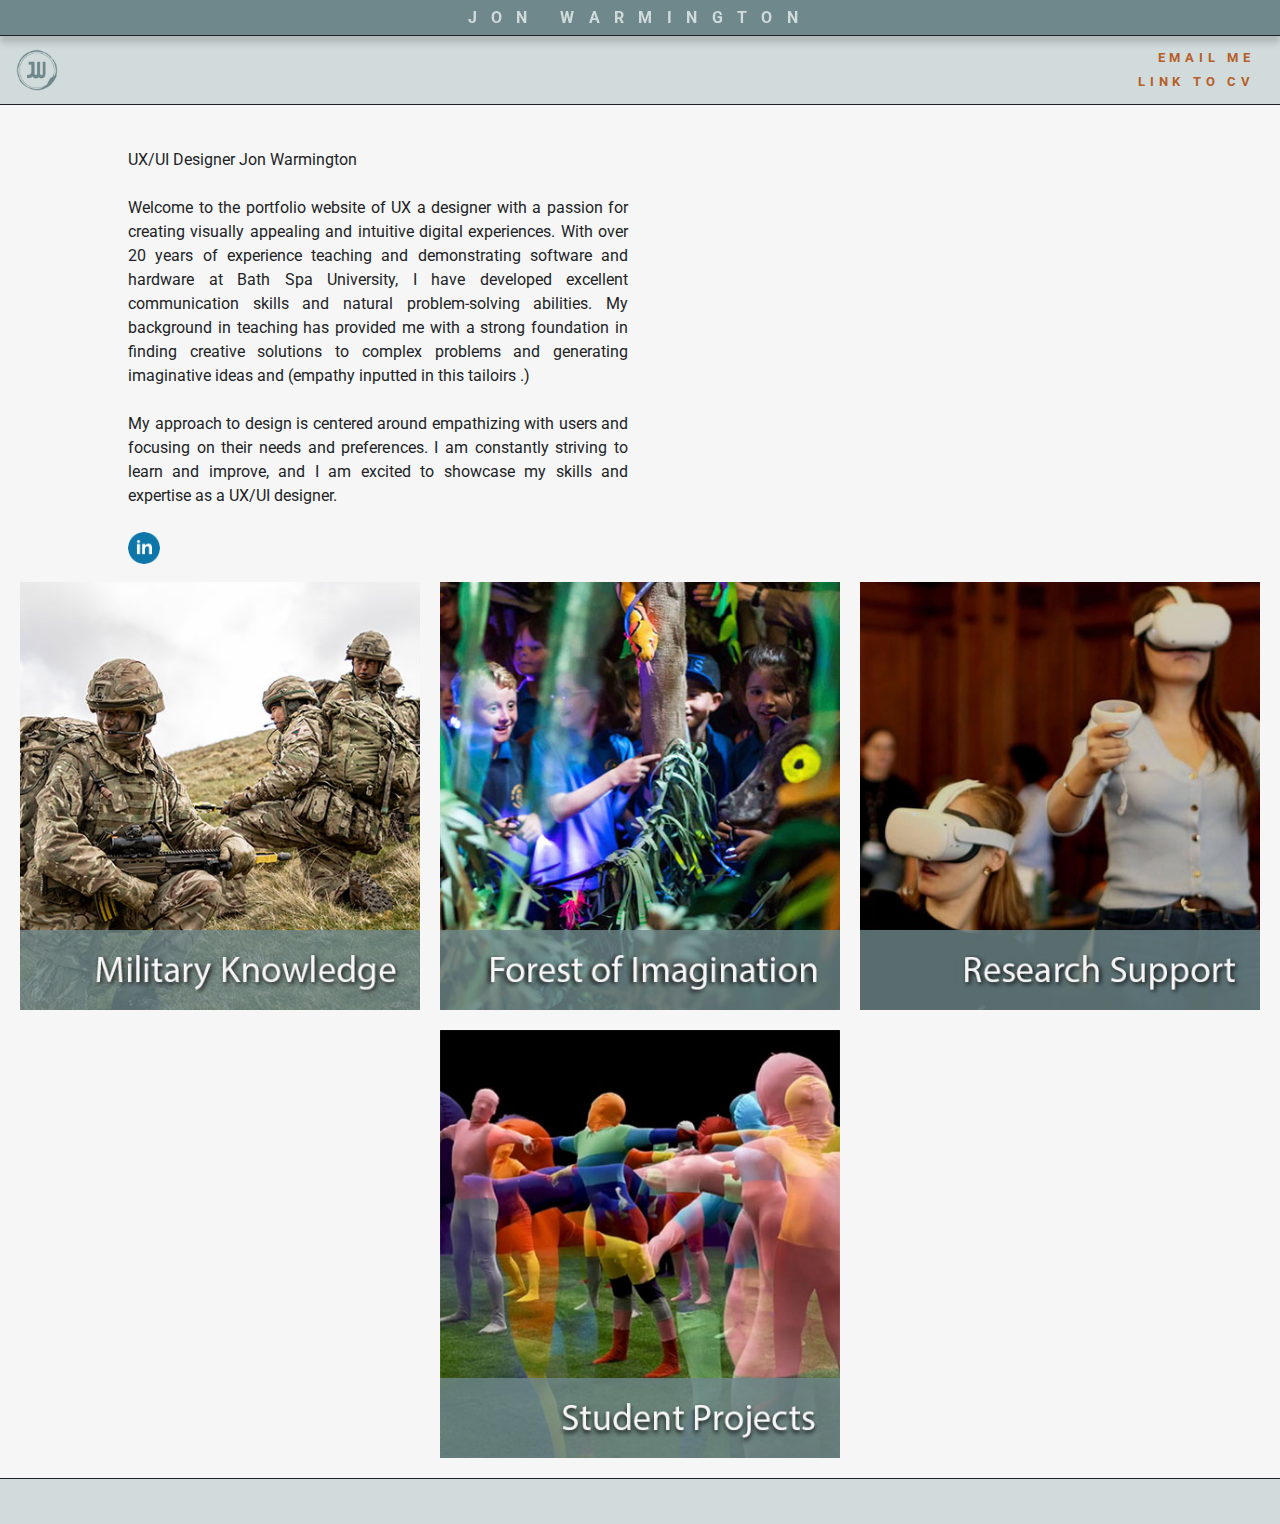
<file: index.html>
<!DOCTYPE html>
<html lang="en">

<head>
    <meta charset="UTF-8">
    <meta http-equiv="X-UA-Compatible" content="IE=edge">
    <meta name="viewport" content="width=device-width, initial-scale=1.0">
    <link rel="stylesheet" href="./CSS/Style.css">
    <link rel="stylesheet" href="./CSS/Reset.css">
    <title>Jon Warmington - Portfolio </title>


</head>

<body>

    <div class="homePage">
        <div class="sideBar">
            <div class="nameBar">
                <h1>Jon Warmington</h1>
            </div>
            <script>

            </script>

            <div class="sideContent">
                <div class="logo">
                    <img class="logo" src="./Resources/Logo.png" alt="Logo" width="225">
                </div>

                <div class="link">
                    <h3><a class="text" href="mailto:j_l_warmington@hotmail.com">Email me</a></h3>

                    <h3><a class="text" href="./Pages/CV.html">Link to CV</a></h3>
                </div>
                <br>
                <div class="software">

                    <p class="sideText">

                        UX/UI Designer Jon Warmington
                        <br><br>
                        Welcome to the portfolio website of UX a designer with a passion for creating visually appealing
                        and intuitive digital experiences. With over 20 years of experience teaching and demonstrating
                        software and hardware at Bath Spa University, I have developed excellent communication skills
                        and natural problem-solving abilities. My background in teaching has provided me with a strong
                        foundation in finding creative solutions to complex problems and generating imaginative ideas
                        and (empathy inputted in this tailoirs .)
                        <br><br>


                        My approach to design is centered around empathizing with users and focusing on their needs and
                        preferences. I am constantly striving to learn and improve, and I am excited to showcase my
                        skills and expertise as a UX/UI designer.
                        <br><br>
                        <a href="https://www.linkedin.com/in/jon-warmington-4229641b6/"><img class="SL"
                            src="./Resources/Linkden.png" alt="Link to JW Linkden"></a>
                    </p>
       



                    
                </div>
            </div>
        </div>

        <div class="rightBar">
          
            <div class="mobileHP">
                <p class="sideText sideTextBE">
                    <br><br>
                    UX/UI Designer Jon Warmington
                    <br><br>
                    Welcome to the portfolio website of UX a designer with a passion for creating visually appealing
                    and intuitive digital experiences. With over 20 years of experience teaching and demonstrating
                    software and hardware at Bath Spa University, I have developed excellent communication skills
                    and natural problem-solving abilities. My background in teaching has provided me with a strong
                    foundation in finding creative solutions to complex problems and generating imaginative ideas
                    and (empathy inputted in this tailoirs .)
                    <br><br>


                    My approach to design is centered around empathizing with users and focusing on their needs and
                    preferences. I am constantly striving to learn and improve, and I am excited to showcase my
                    skills and expertise as a UX/UI designer.
                    <br><br>
                    <a href="https://www.linkedin.com/in/jon-warmington-4229641b6/"><img class="SL"
                        src="./Resources/Linkden.png" alt="Link to JW Linkden"></a>
                </p>
   
                <br>
            </div>
            <div class="desktopHP">
                <div class="row">

                    <div class="cell">
                        <a href="./Pages/MK.html">
                            <img class="HB" src="./Resources/MK_Cover.jpg"
                                onmouseover="this.src='./Resources/MK_Cover_colour.jpg'"
                                onmouseout="this.src='./Resources/MK_Cover.jpg'" />
                        </a>
                    </div>

                    <div class="cell">
                        <a href="./Pages/ForestPortal.html">
                            <img class="HB" src="./Resources/Forest-Cover.jpg"
                                onmouseover="this.src='./Resources/Forest_Cover_colour.jpg'"
                                onmouseout="this.src='./Resources/Forest-Cover.jpg'" />
                        </a>
                    </div>

                    <div class="cell">
                        <a href="./Pages/ResearchSupport.html">
                            <img class="HB" src="./Resources/ARS_Cover.jpg"
                                onmouseover="this.src='./Resources/ARS_Cover_colour.jpg'"
                                onmouseout="this.src='./Resources/ARS_Cover.jpg'" />
                        </a>
                    </div>

                   


                    <div class="cell">
                        <a href="./Pages/StudentSupport.html">
                            <img class="HB" src="./Resources/student-Cover.jpg"
                                onmouseover="this.src='./Resources/Student_Cover_colour.jpg'"
                                onmouseout="this.src='./Resources/student-Cover.jpg'" />
                        </a>
                    </div>
                </div>

            </div>



            <div class="mobileHP">
                <div class="row">


                    <div class="cell">
                        <a href="./Pages/MK.html">
                            <img class="HB" src="./Resources/MK_Cover_colour.jpg" ;>
                        </a>
                    </div>
                    <div class="cell">
                        <a href="./Pages/ForestPortal.html">
                            <img class="HB" src="./Resources/Forest_Cover_colour.jpg" ;>
                        </a>
                    </div>
                    <div class="cell">
                        <a href="./Pages/ResearchSupport.html">
                            <img class="HB" src="./Resources/ARS_Cover_colour.jpg" ;>
                        </a>
                    </div>
                    
                   
                    <div class="cell">
                        <a href="./Pages/StudentSupport.html">
                            <img class="HB" src="./Resources/Student_Cover_colour.jpg" ;>
                        </a>
                    </div>



                    <div class="bottombar">


                    </div>
                </div>
            </div>



        </div>

    </div>





    </div>

    </div>
    </div>
    </div>





</body>

</html>
</file>
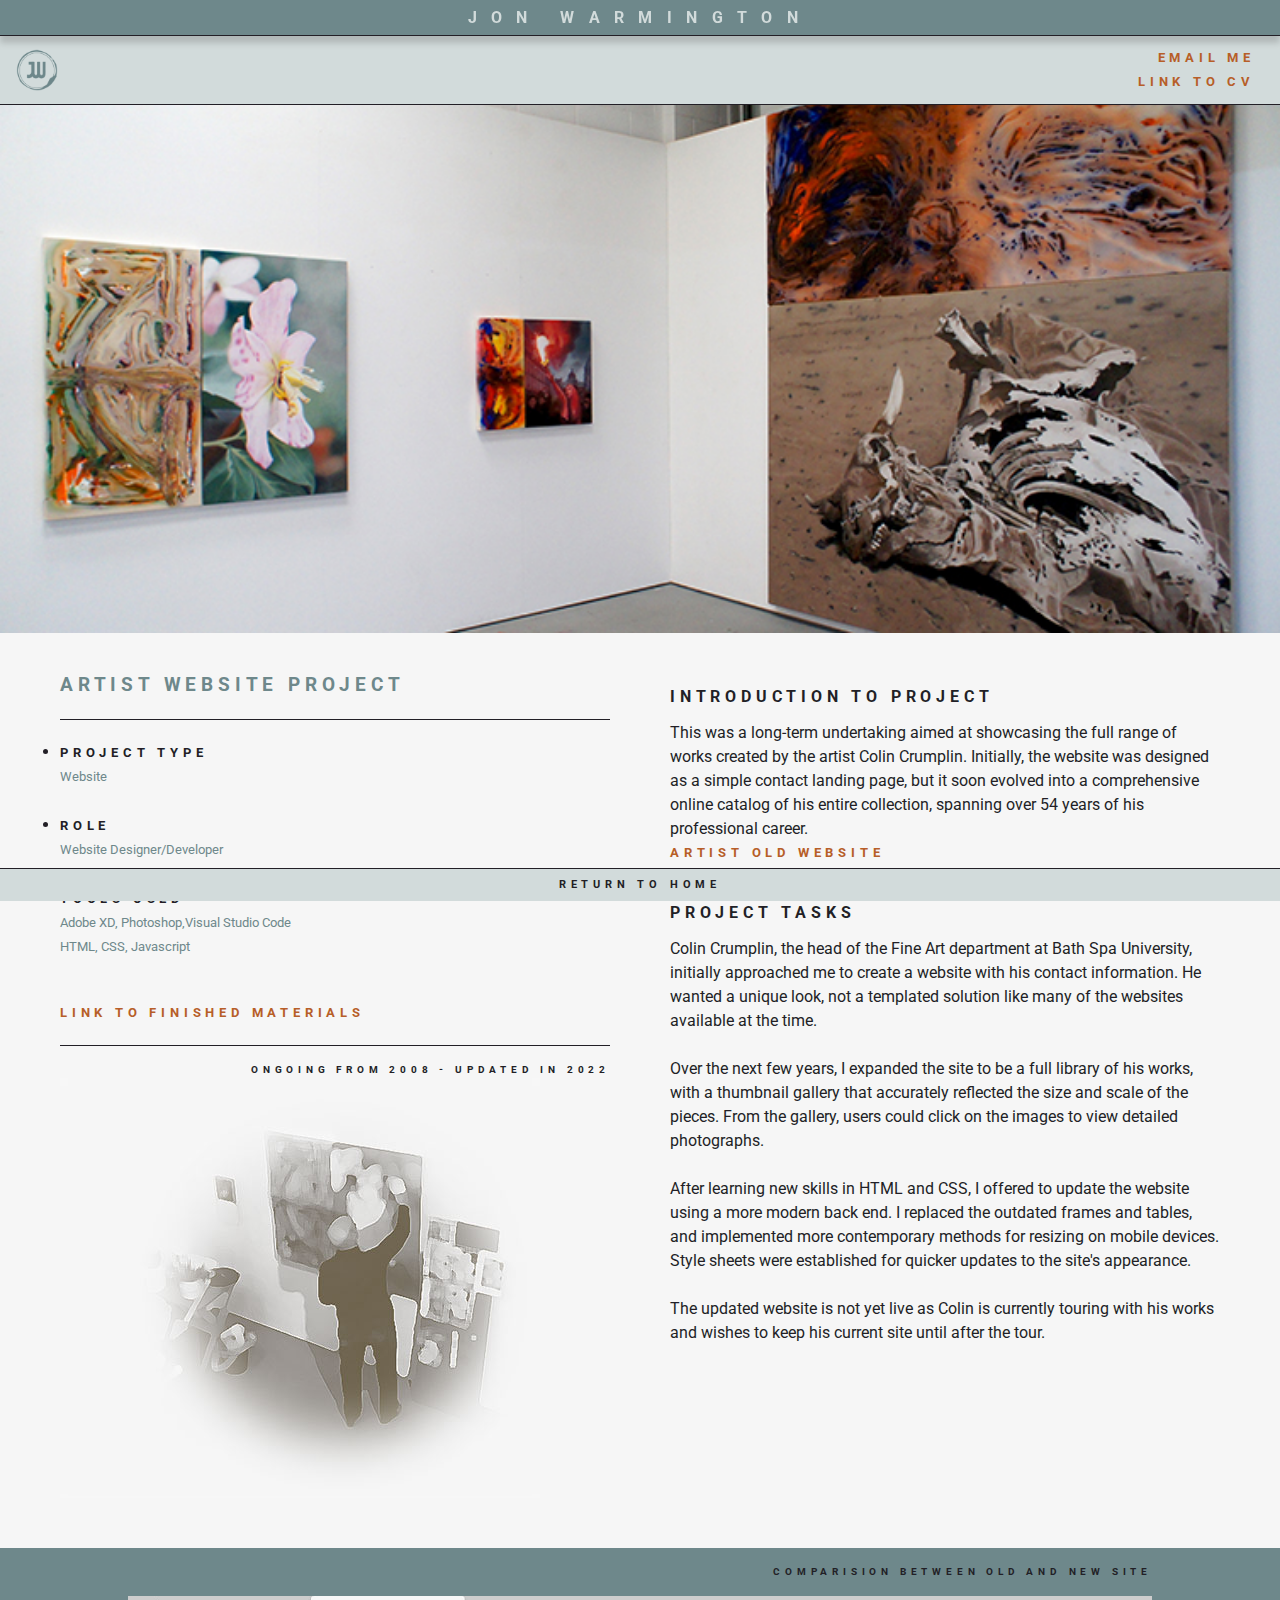
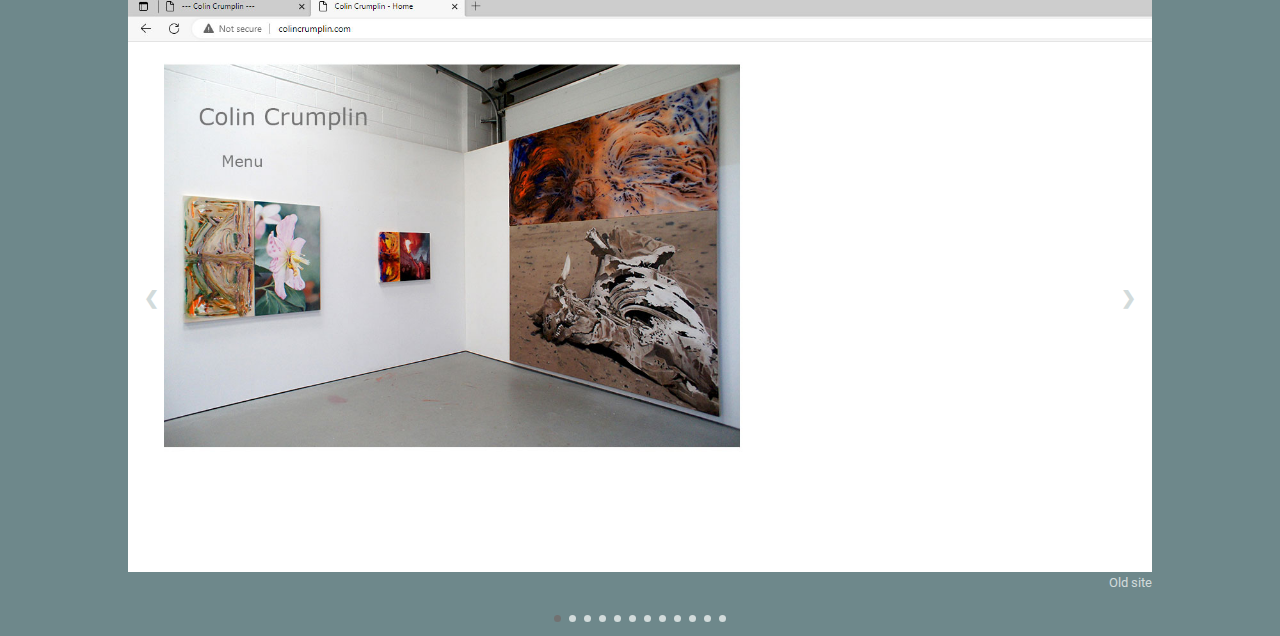
<file: Pages/ArtistWebsite.html>
<!DOCTYPE html>
<html lang="en">

<head>
    <meta charset="UTF-8">
    <meta http-equiv="X-UA-Compatible" content="IE=edge">
    <meta name="viewport" content="width=device-width, initial-scale=1.0">
    <link rel="stylesheet" href="../CSS/Style.css">
    <link rel="stylesheet" href="../CSS/Reset.css">
    <title>Artist Website Project</title>
</head>

<body>
    <div class="ProjectPage">



        <div class="sideBar_Project">
            <div class="nameBar_Project">
                <h1 class="h1Project">Jon Warmington</h1>
            </div>

            <div class="sideContent_Project">
                <div class="logo_Project">
                    <a href="../index.html"><img class="logo_Project" src="../Resources/Logo.png" alt="Logo"
                            width="225"></a>
                </div>

                <div class="link_Project">
                    <h3><a class="text" href="mailto:j_l_warmington@hotmail.com">Email me</a></h3>

                    <h3><a class="text" href="../Pages/CV.html">Link to CV</a></h3>
                </div>


            </div>




        </div>


        <img class="Cover" src="../Resources/CoverImage/ColinCover.jpg" alt="Cover Image of Artist Website" ;>


        <div class="MidProjectPage">
            <div class="projectInformation">
                <div class="BoxLeft">
                    <h1 class="h1Projectsub">Artist Website Project<br><br></h1>

                    <div class="Projectdetails">

                        <ul>
                            <li>
                                <h3>Project Type</h3>
                            </li>
                            <p class="projectinfo">Website<br><br></p>


                            <li>
                                <h3>Role</h3>
                            </li>
                            <p class="projectinfo">Website Designer/Developer<br><br></p>


                            <li>
                                <h3>Tools used</h3>
                                <p class="projectinfo"> Adobe XD, Photoshop,Visual Studio Code <br>
                                    HTML, CSS, Javascript<br><br></p>



                        </ul>

                        <br>
                        <h3><a class="text" href="#slideholder">Link to finished materials</a></h3>


                    </div>
                    <h5><br>ongoing from 2008 - updated in 2022</h5>
                    <img class="BackgroundImage" src="../Resources/BackgroundImage/AWBackground.jpg">


                </div>


                <div class="BoxRight">


                    <h2>INTRODUCTION TO PROJECT</h2>


                    <p>


                        This was a long-term undertaking aimed at showcasing the full range of works created by the
                        artist Colin Crumplin. Initially, the website was designed as a simple contact landing page, but
                        it soon evolved into a comprehensive online catalog of his entire collection, spanning over 54
                        years of his professional career.


                    </p>

                    <h3><a class="text" href="http://www.colincrumplin.com/">
                            Artist old Website</a><br><br></h3>


                    <h2>PROJECT TASKS</h2>
                    <p>
                        Colin Crumplin, the head of the Fine Art department at Bath Spa University, initially approached
                        me to create a website with his contact information. He wanted a unique look, not a templated
                        solution like many of the websites available at the time.
                        <br><br>
                        Over the next few years, I expanded the site to be a full library of his works, with a thumbnail
                        gallery that accurately reflected the size and scale of the pieces. From the gallery, users
                        could click on the images to view detailed photographs.<br><br>
                        After learning new skills in HTML and CSS, I offered to update the website using a more modern
                        back end. I replaced the outdated frames and tables, and implemented more contemporary methods
                        for resizing on mobile devices. Style sheets were established for quicker updates to the site's
                        appearance.<br><br>
                        The updated website is not yet live as Colin is currently touring with his works and wishes to
                        keep his current site until after the tour.




                    </p>
                </div>


            </div>

            <div class="slideholderAW">
                <div class="AWtextbox">
                    <h5>Comparision between old and new site</h5>
                </div>
                <!-- Slideshow container -->
                <div class="slideshow-container">

                    <!-- Full-width images with number and caption text -->
                    <div class="mySlides fade">
                        <img id="slideholder" src="../Resources/Slideshow/AW_image1.jpg" style="width:100%">
                        <div class="caption">Old site</div>
                    </div>

                    <div class="mySlides fade">
                        <img src="../Resources/Slideshow/AW_image2.jpg" style="width:100%">
                        <div class="caption">New site</div>
                    </div>

                    <div class="mySlides fade">
                        <img src="../Resources/Slideshow/AW_image3.jpg" style="width:100%">
                        <div class="caption">Mobile version</div>
                    </div>
                    <div class="mySlides fade">
                        <img src="../Resources/Slideshow/AW_image4.jpg" style="width:100%">
                        <div class="caption">Old site</div>
                    </div>
                    <div class="mySlides fade">
                        <img src="../Resources/Slideshow/AW_image5.jpg" style="width:100%">
                        <div class="caption">New site</div>
                    </div>
                    <div class="mySlides fade">
                        <img src="../Resources/Slideshow/AW_image6.jpg" style="width:100%">
                        <div class="caption">Mobile version</div>
                    </div>
                    <div class="mySlides fade">
                        <img src="../Resources/Slideshow/AW_image7.jpg" style="width:100%">
                        <div class="caption">Old site</div>
                    </div>
                    <div class="mySlides fade">
                        <img src="../Resources/Slideshow/AW_image8.jpg" style="width:100%">
                        <div class="caption">New site</div>
                    </div>
                    <div class="mySlides fade">
                        <img src="../Resources/Slideshow/AW_image8mob.jpg" style="width:100%">
                        <div class="caption">Mobile version
                        </div>
                    </div>
                    <div class="mySlides fade">
                        <img src="../Resources/Slideshow/AW_image9.jpg" style="width:100%">
                        <div class="caption">Old site
                        </div>
                    </div>
                    <div class="mySlides fade">
                        <img src="../Resources/Slideshow/AW_image10.jpg" style="width:100%">
                        <div class="caption">New site
                        </div>
                    </div>
                    <div class="mySlides fade">
                        <img src="../Resources/Slideshow/AW_image11.jpg" style="width:100%">
                        <div class="caption">Mobile version
                        </div>
                    </div>
                    <h1 id="slideholder"></h1>
                    <!-- Next and previous buttons -->
                    <a class="prev" onclick="plusSlides(-1)">&#10094;</a>
                    <a class="next" onclick="plusSlides(1)">&#10095;</a>
                </div>
                <br>

                <!-- The dots/circles -->
                <div style="text-align:center">
                    <span class="dot" onclick="currentSlide(1)"></span>
                    <span class="dot" onclick="currentSlide(2)"></span>
                    <span class="dot" onclick="currentSlide(3)"></span>
                    <span class="dot" onclick="currentSlide(4)"></span>
                    <span class="dot" onclick="currentSlide(5)"></span>
                    <span class="dot" onclick="currentSlide(6)"></span>
                    <span class="dot" onclick="currentSlide(7)"></span>
                    <span class="dot" onclick="currentSlide(8)"></span>
                    <span class="dot" onclick="currentSlide(9)"></span>
                    <span class="dot" onclick="currentSlide(10)"></span>
                    <span class="dot" onclick="currentSlide(11)"></span>
                    <span class="dot" onclick="currentSlide(12)"></span>
                </div>
            </div>



        </div>







    </div>






    <div class="HomeButton">
        <a class="HBrollover" href="../index.html">
            <h2 class="HomeB">Return to Home</h2>
        </a>
    </div>




    </div>


    <script>
        let slideIndex = 1;
        showSlides(slideIndex);

        function plusSlides(n) {
            showSlides(slideIndex += n);
        }

        function currentSlide(n) {
            showSlides(slideIndex = n);
        }

        function showSlides(n) {
            let i;
            let slides = document.getElementsByClassName("mySlides");
            let dots = document.getElementsByClassName("dot");
            if (n > slides.length) { slideIndex = 1 }
            if (n < 1) { slideIndex = slides.length }
            for (i = 0; i < slides.length; i++) {
                slides[i].style.display = "none";
            }
            for (i = 0; i < dots.length; i++) {
                dots[i].className = dots[i].className.replace(" active", "");
            }
            slides[slideIndex - 1].style.display = "block";
            dots[slideIndex - 1].className += " active";
        }
    </script>
</body>

</html>
</file>
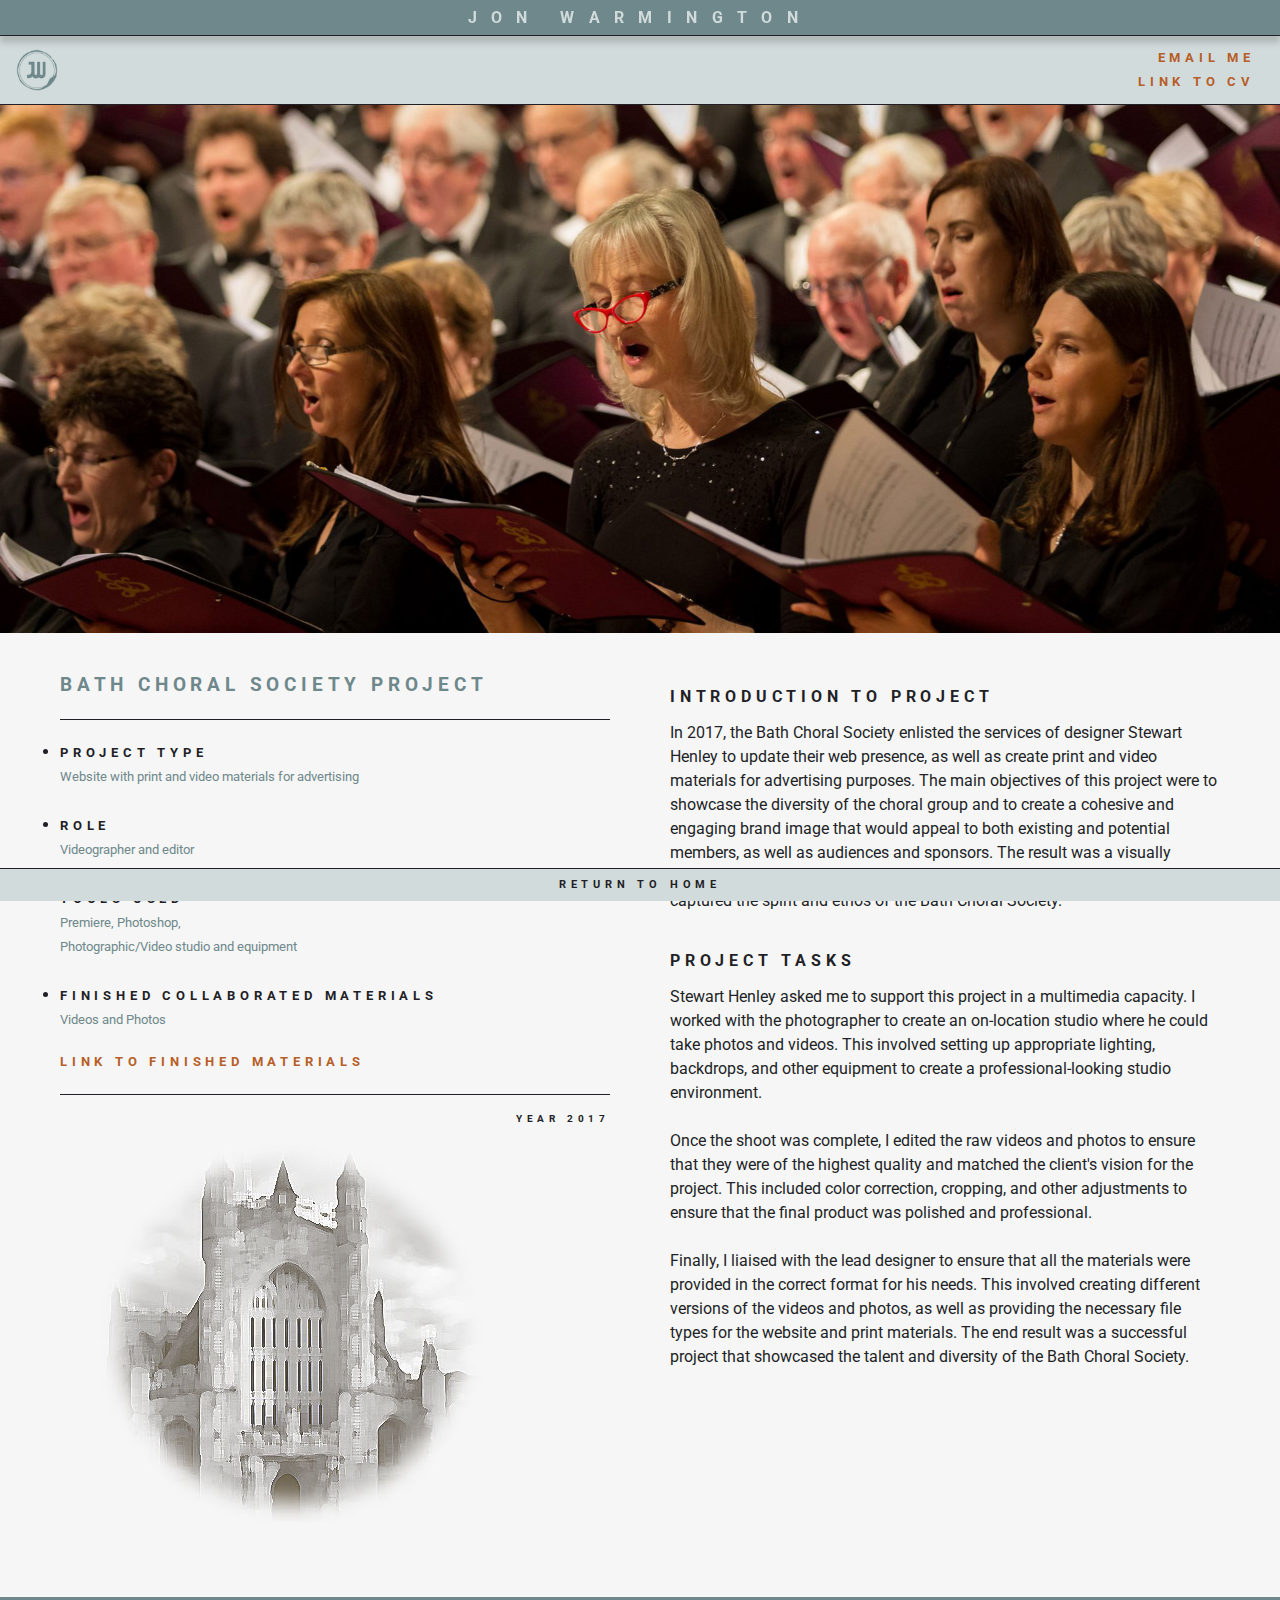
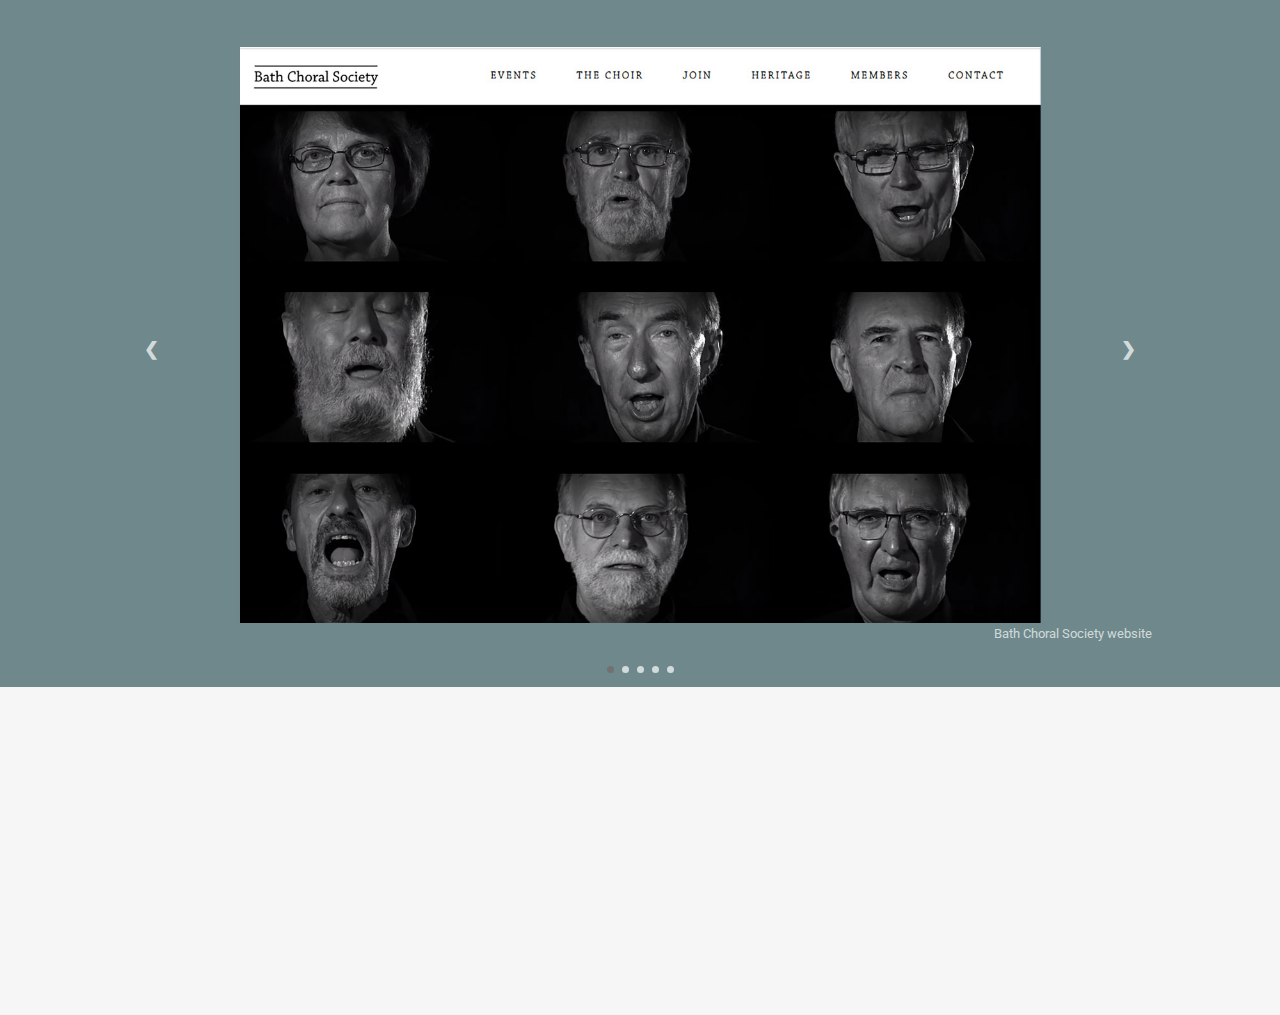
<file: Pages/BathChoral.html>
<!DOCTYPE html>
<html lang="en">

<head>
    <meta charset="UTF-8">
    <meta http-equiv="X-UA-Compatible" content="IE=edge">
    <meta name="viewport" content="width=device-width, initial-scale=1.0">
    <link rel="stylesheet" href="../CSS/Style.css">
    <link rel="stylesheet" href="../CSS/Reset.css">
    <title>Bath Choral Society Project</title>
</head>

<body>
    <div class="ProjectPage">



        <div class="sideBar_Project">
            <div class="nameBar_Project">
                <h1 class="h1Project">Jon Warmington</h1>
            </div>

            <div class="sideContent_Project">
                <div class="logo_Project">
                    <a href="../index.html"><img class="logo_Project" src="../Resources/Logo.png" alt="Logo"
                            width="225"></a>
                </div>

                <div class="link_Project">
                    <h3><a class="text" href="mailto:j_l_warmington@hotmail.com">Email me</a></h3>

                    <h3><a class="text" href="../Pages/CV.html">Link to CV</a></h3>
                </div>


            </div>




        </div>


        <img class="Cover" src="../Resources/CoverImage/ChoralCover.jpg" alt="Cover Image of Bath Choral Society" ;>


        <div class="MidProjectPage">
            <div class="projectInformation">
                <div class="BoxLeft">
                    <h1 class="h1Projectsub">Bath Choral Society Project<br><br></h1>

                    <div class="Projectdetails">

                        <ul>
                            <li>
                                <h3>Project Type</h3>
                            </li>
                            <p class="projectinfo">Website with print and video materials for advertising<br><br></p>


                            <li>
                                <h3>Role</h3>
                            </li>
                            <p class="projectinfo">Videographer and editor<br><br></p>


                            <li>
                                <h3>Tools used</h3>
                                <p class="projectinfo"> Premiere, Photoshop, <br>
                                    Photographic/Video studio and equipment<br><br></p>


                            <li>
                                <h3>Finished Collaborated Materials</h3>
                                <p class="projectinfo"> Videos and Photos</p>
                        </ul>

                        <br>
                        <h3><a class="text" href="#slideholder">Link to finished materials</a></h3>


                    </div>
                    <h5><br>year 2017</h5>
                    <img class="BackgroundImage" src="../Resources/BackgroundImage/ChorlBackground.jpg">


                </div>

                <div class="BoxRight">


                    <h2>INTRODUCTION TO PROJECT</h2>


                    <p>


                        In 2017, the Bath Choral Society enlisted the services of designer Stewart Henley to update
                        their web presence, as well as create print and video materials for advertising purposes. The
                        main objectives of this project were to showcase the diversity of the choral group and to create
                        a cohesive and engaging brand image that would appeal to both existing and potential members, as
                        well as audiences and sponsors. The result was a visually stunning website, promotional videos,
                        and print materials that perfectly captured the spirit and ethos of the Bath Choral Society.
                        <br><br>

                    </p>


                    <h2>PROJECT TASKS</h2>
                    <p>
                        Stewart Henley asked me to support this project in a multimedia capacity. I worked with the
                        photographer to create an on-location studio where he could take photos and videos. This
                        involved setting up appropriate lighting, backdrops, and other equipment to create a
                        professional-looking studio environment.
                        <br><br>
                        Once the shoot was complete, I edited the raw videos and photos to ensure that they were of the
                        highest quality and matched the client's vision for the project. This included color correction,
                        cropping, and other adjustments to ensure that the final product was polished and professional.
                        <br><br>
                        Finally, I liaised with the lead designer to ensure that all the materials were provided in the
                        correct format for his needs. This involved creating different versions of the videos and
                        photos, as well as providing the necessary file types for the website and print materials. The
                        end result was a successful project that showcased the talent and diversity of the Bath Choral
                        Society.





                    </p>
                </div>


            </div>

            <div class="slideholder">
                <!-- Slideshow container -->
                <div class="slideshow-container">

                    <!-- Full-width images with number and caption text -->
                    <div class="mySlides fade">
                        <img id="slideholder" src="../Resources/Slideshow/BCS_image1.jpg" style="width:100%">
                        <div class="caption">Bath Choral Society website</div>
                    </div>

                    <div class="mySlides fade">
                        <img src="../Resources/Slideshow/BCS_image2.jpg" style="width:100%">
                        <div class="caption">Still from Video</div>
                    </div>

                    <div class="mySlides fade">
                        <img src="../Resources/Slideshow/BCS_image3.jpg" style="width:100%">
                        <div class="caption">Still from Video</div>
                    </div>
                    <div class="mySlides fade">
                        <img src="../Resources/Slideshow/BCS_image4.jpg" style="width:100%">
                        <div class="caption">Still from Video</div>
                    </div>
                    <div class="mySlides fade">
                        <img src="../Resources/Slideshow/BCS_image5.jpg" style="width:100%">
                        <div class="caption">Still from Video edited to be Black/White</div>
                    </div>


                    <!-- Next and previous buttons -->
                    <a class="prev" onclick="plusSlides(-1)">&#10094;</a>
                    <a class="next" onclick="plusSlides(1)">&#10095;</a>
                </div>
                <br>

                <!-- The dots/circles -->
                <div style="text-align:center">
                    <span class="dot" onclick="currentSlide(1)"></span>
                    <span class="dot" onclick="currentSlide(2)"></span>
                    <span class="dot" onclick="currentSlide(3)"></span>
                    <span class="dot" onclick="currentSlide(4)"></span>
                    <span class="dot" onclick="currentSlide(5)"></span>
                </div>
            </div>

            <div class="Videoholder">

                <div class="video">
                    <iframe width="560" height="315" src="https://www.youtube.com/embed/lH8aA7gg10o"
                        title="YouTube video player" frameborder="0"
                        allow="accelerometer; autoplay; clipboard-write; encrypted-media; gyroscope; picture-in-picture; web-share"
                        allowfullscreen></iframe>
                </div>

            </div>






            <div class="HomeButton">
                <a class="HBrollover" href="../index.html">
                    <h2 class="HomeB">Return to Home</h2>
                </a>
            </div>


        </div>


    </div>


    <script>
        let slideIndex = 1;
        showSlides(slideIndex);

        function plusSlides(n) {
            showSlides(slideIndex += n);
        }

        function currentSlide(n) {
            showSlides(slideIndex = n);
        }

        function showSlides(n) {
            let i;
            let slides = document.getElementsByClassName("mySlides");
            let dots = document.getElementsByClassName("dot");
            if (n > slides.length) { slideIndex = 1 }
            if (n < 1) { slideIndex = slides.length }
            for (i = 0; i < slides.length; i++) {
                slides[i].style.display = "none";
            }
            for (i = 0; i < dots.length; i++) {
                dots[i].className = dots[i].className.replace(" active", "");
            }
            slides[slideIndex - 1].style.display = "block";
            dots[slideIndex - 1].className += " active";
        }
    </script>
</body>

</html>
</file>
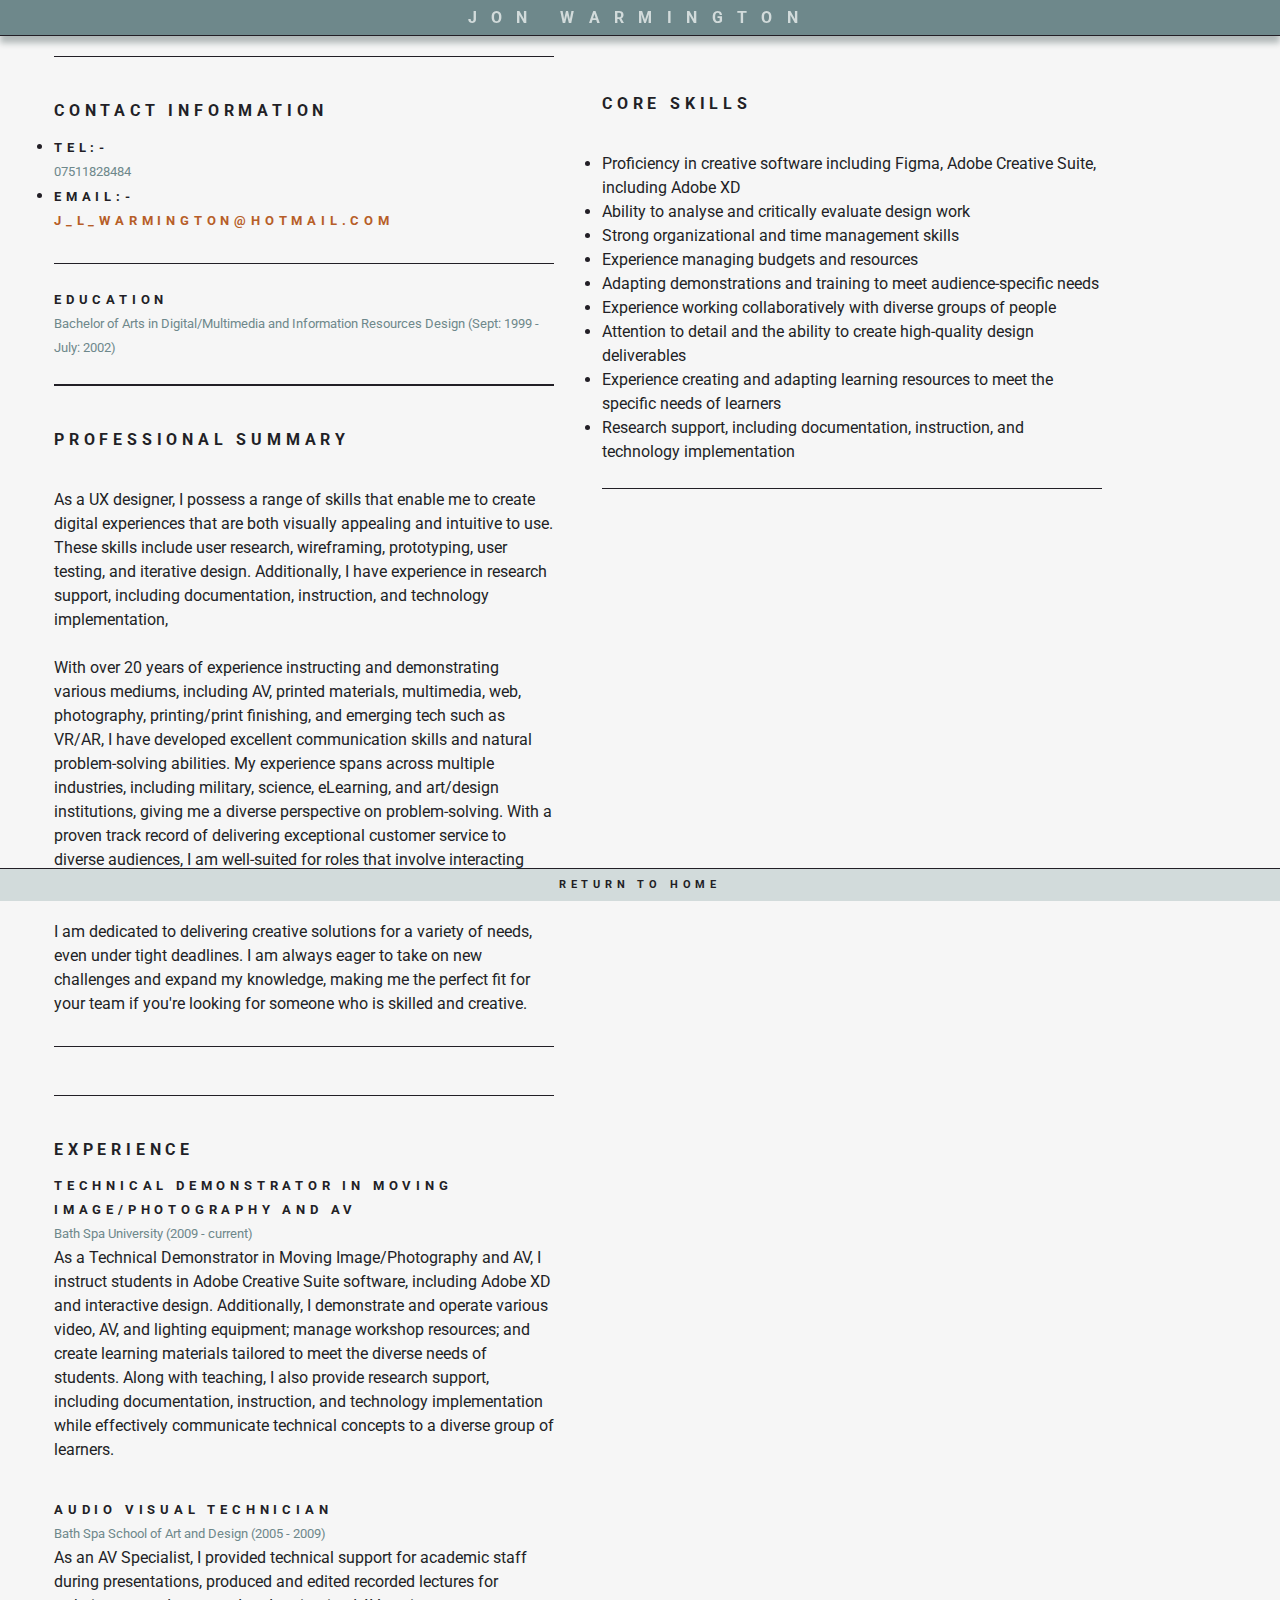
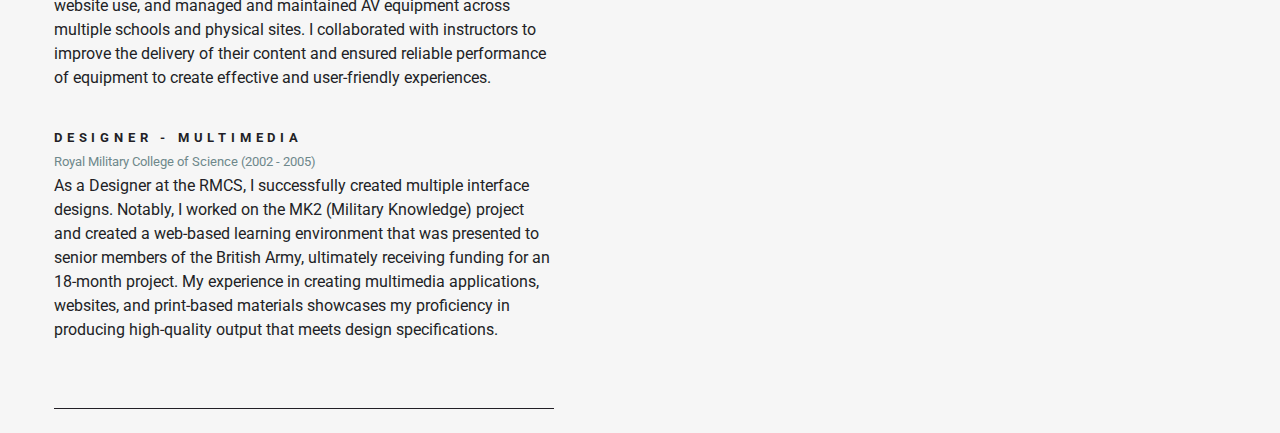
<file: Pages/CV.html>
<!DOCTYPE html>
<html lang="en">

<head>
    <meta charset="UTF-8">
    <meta http-equiv="X-UA-Compatible" content="IE=edge">
    <meta name="viewport" content="width=device-width, initial-scale=1.0">
    <link rel="stylesheet" href="../CSS/Style.css">
    <link rel="stylesheet" href="../CSS/Reset.css">
    <title>+++ CV +++</title>
</head>

<body>
    <div class="ProjectPage">



        <div class="sideBar_Project">
            <div class="nameBar_Project">
                <h1 class="h1Project">Jon Warmington</h1>
            </div>


        </div>

        <div class="MidCVPage">

            <div class="CVbox">
                <div class="contactCVbox">
                    <h2>contact information</h2>
                    <ul>
                        <li>
                            <h3>Tel:-</h3>
                        </li>
                        <p class="projectinfo"> 07511828484</p>
                        <li>
                            <h3>Email:- </h3>
                        </li>
                        <h3><a class="text" href="mailto:j_l_warmington@hotmail.com">j_l_warmington@hotmail.com</a></h3>

                    </ul>
                </div>





                <div class="SkillsCVbox">
                    <h3>Education</h3>
                    <p class="projectinfo">
                        Bachelor of Arts in Digital/Multimedia and Information Resources Design (Sept: 1999 - July:
                        2002)
                    </p>
                </div>
                <div class="contactCVbox">
                    <h2>Professional Summary</h2>

                    <p>
                        <br>
                        As a UX designer, I possess a range of skills that enable me to create digital experiences that
                        are both visually appealing and intuitive to use. These skills include user research,
                        wireframing, prototyping, user testing, and iterative design. Additionally, I have experience in
                        research support, including documentation, instruction, and technology implementation,
                        <br><br>
                        With over 20 years of experience instructing and demonstrating various mediums, including AV,
                        printed materials, multimedia, web, photography, printing/print finishing, and emerging tech
                        such as VR/AR, I have developed excellent communication skills and natural problem-solving
                        abilities. My experience spans across multiple industries, including military, science,
                        eLearning, and art/design institutions, giving me a diverse perspective on problem-solving. With
                        a proven track record of delivering exceptional customer service to diverse audiences, I am
                        well-suited for roles that involve interacting with people from different backgrounds and
                        cultures.
                        <br><br>
                        I am dedicated to delivering creative solutions for a variety of needs, even under tight
                        deadlines. I am always eager to take on new challenges and expand my knowledge, making me the
                        perfect fit for your team if you're looking for someone who is skilled and creative.
                    </p>
                </div>

            </div>
            <div class="CVbox">

                <div class="SkillsCVbox">
                    <h2>Core Skills</h2>
                    <p><br>

                    <ul>
                        <li>Proficiency in creative software including Figma, Adobe Creative Suite, including Adobe XD
                        </li>
                        <li>Ability to analyse and critically evaluate design work</li>
                        <li>Strong organizational and time management skills</li>
                        <li>Experience managing budgets and resources</li>
                        <li>Adapting demonstrations and training to meet audience-specific needs</li>
                        <li>Experience working collaboratively with diverse groups of people</li>
                        <li>Attention to detail and the ability to create high-quality design deliverables</li>
                        <li>Experience creating and adapting learning resources to meet the specific needs of learners
                        </li>
                        <li>Research support, including documentation, instruction, and technology implementation</li>
                    </ul>

                    </p>
                </div>
            </div>

            <div class="CVbox">
                <div class="contactCVbox">
                    <h2>Experience</h2>

                    <h3>Technical Demonstrator in Moving Image/Photography and AV</h3>
                    <p class="projectinfo">Bath Spa University (2009 - current)</p>
                    <p>As a Technical Demonstrator in Moving Image/Photography and AV, I instruct students in Adobe
                        Creative Suite software, including Adobe XD and interactive design. Additionally, I demonstrate
                        and operate various video, AV, and lighting equipment; manage workshop resources; and create
                        learning materials tailored to meet the diverse needs of students. Along with teaching, I also
                        provide research support, including documentation, instruction, and technology implementation
                        while effectively communicate technical concepts to a diverse group of learners.</p>
                    <br><br>


                    <h3>Audio Visual Technician</h3>
                    <p class="projectinfo">Bath Spa School of Art and Design (2005 - 2009)</p>
                    <p>As an AV Specialist, I provided technical support for academic staff during presentations,
                        produced and edited recorded lectures for website use, and managed and maintained AV equipment
                        across multiple schools and physical sites. I collaborated with instructors to improve the
                        delivery of their content and ensured reliable performance of equipment to create effective and
                        user-friendly experiences.</p>
                    <br><br>


                    <h3>Designer - Multimedia</h3>
                    <p class="projectinfo">Royal Military College of Science (2002 - 2005)</p>
                    <p>As a Designer at the RMCS, I successfully created multiple interface designs. Notably, I worked
                        on the MK2 (Military Knowledge) project and created a web-based learning environment that was
                        presented to senior members of the British Army, ultimately receiving funding for an 18-month
                        project. My experience in creating multimedia applications, websites, and print-based materials
                        showcases my proficiency in producing high-quality output that meets design specifications.</p>
                    <br><br>


                </div>



            </div>
        </div>








        <div class="HomeButton">
            <a class="HBrollover" href="../index.html">
                <h2 class="HomeB">Return to Home</h2>
            </a>
        </div>




    </div>


    <script>
        let slideIndex = 1;
        showSlides(slideIndex);

        function plusSlides(n) {
            showSlides(slideIndex += n);
        }

        function currentSlide(n) {
            showSlides(slideIndex = n);
        }

        function showSlides(n) {
            let i;
            let slides = document.getElementsByClassName("mySlides");
            let dots = document.getElementsByClassName("dot");
            if (n > slides.length) { slideIndex = 1 }
            if (n < 1) { slideIndex = slides.length }
            for (i = 0; i < slides.length; i++) {
                slides[i].style.display = "none";
            }
            for (i = 0; i < dots.length; i++) {
                dots[i].className = dots[i].className.replace(" active", "");
            }
            slides[slideIndex - 1].style.display = "block";
            dots[slideIndex - 1].className += " active";
        }
    </script>
</body>

</html>
</file>
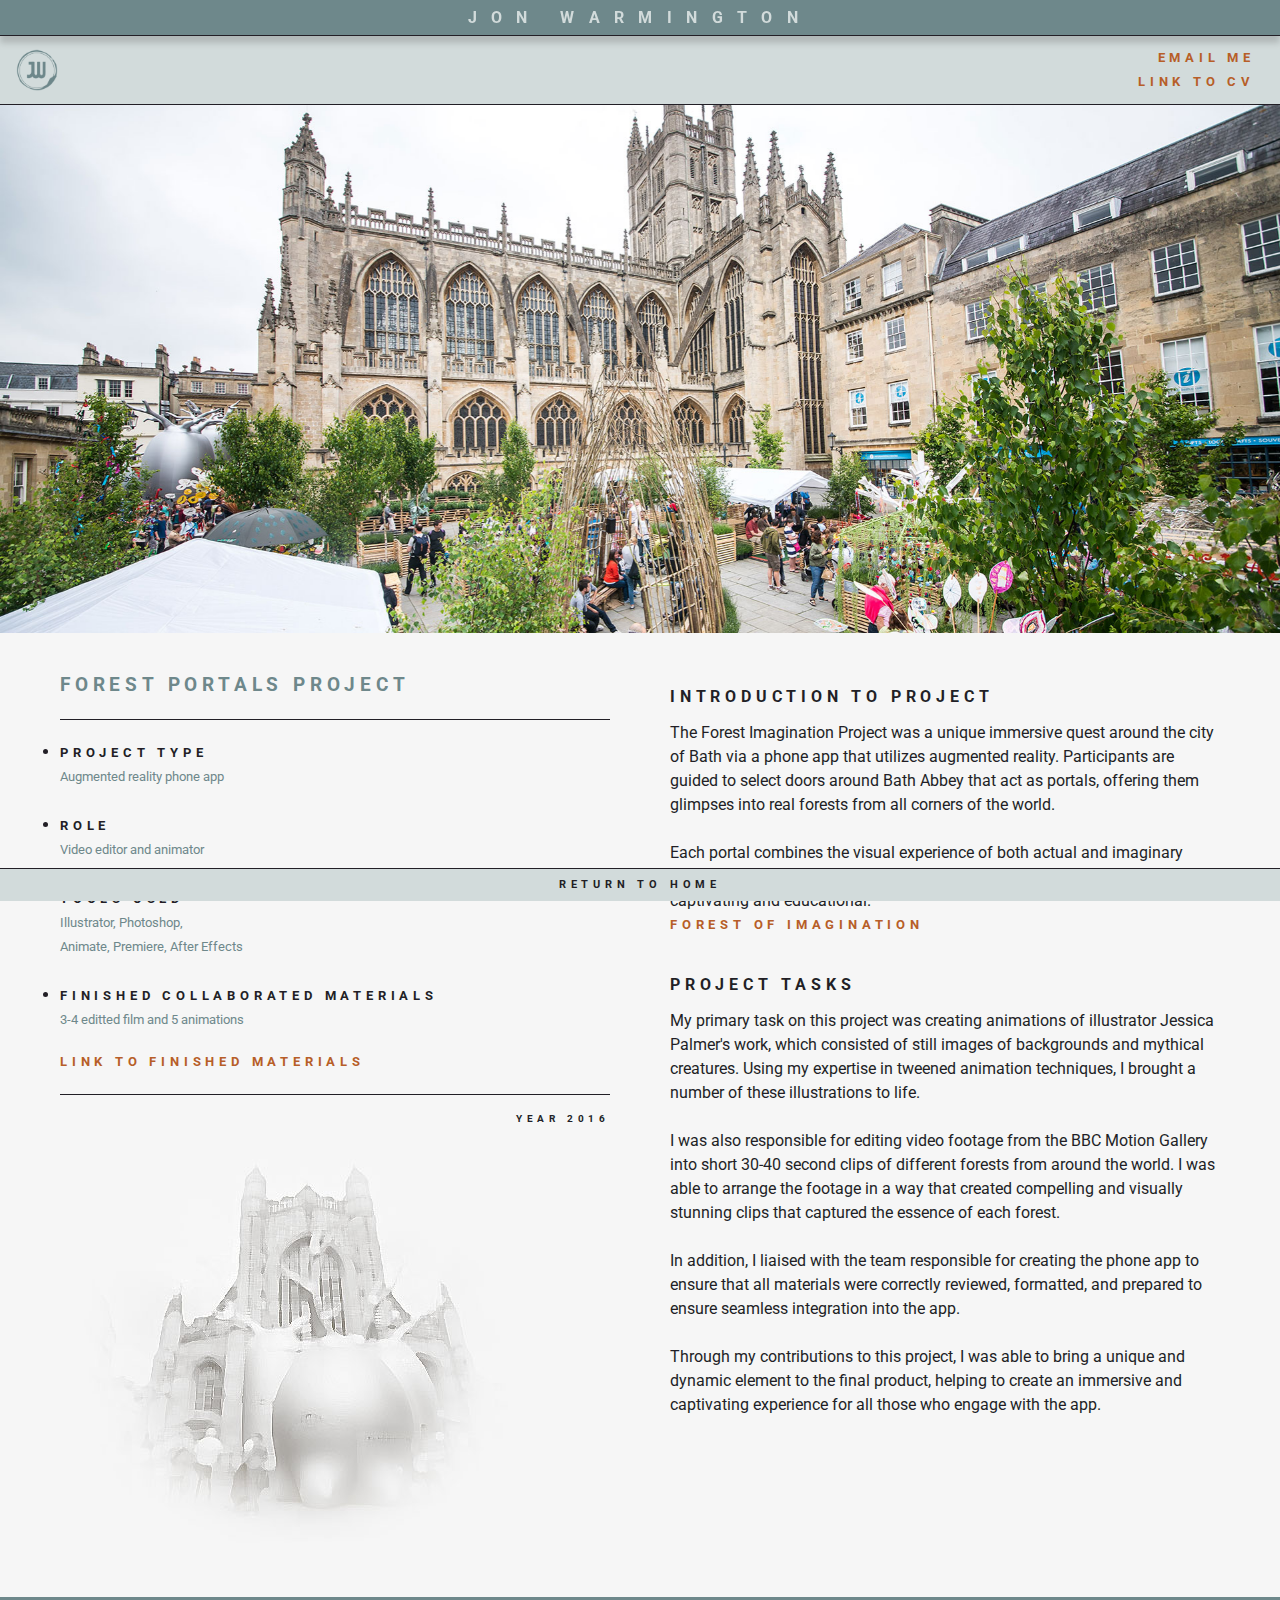
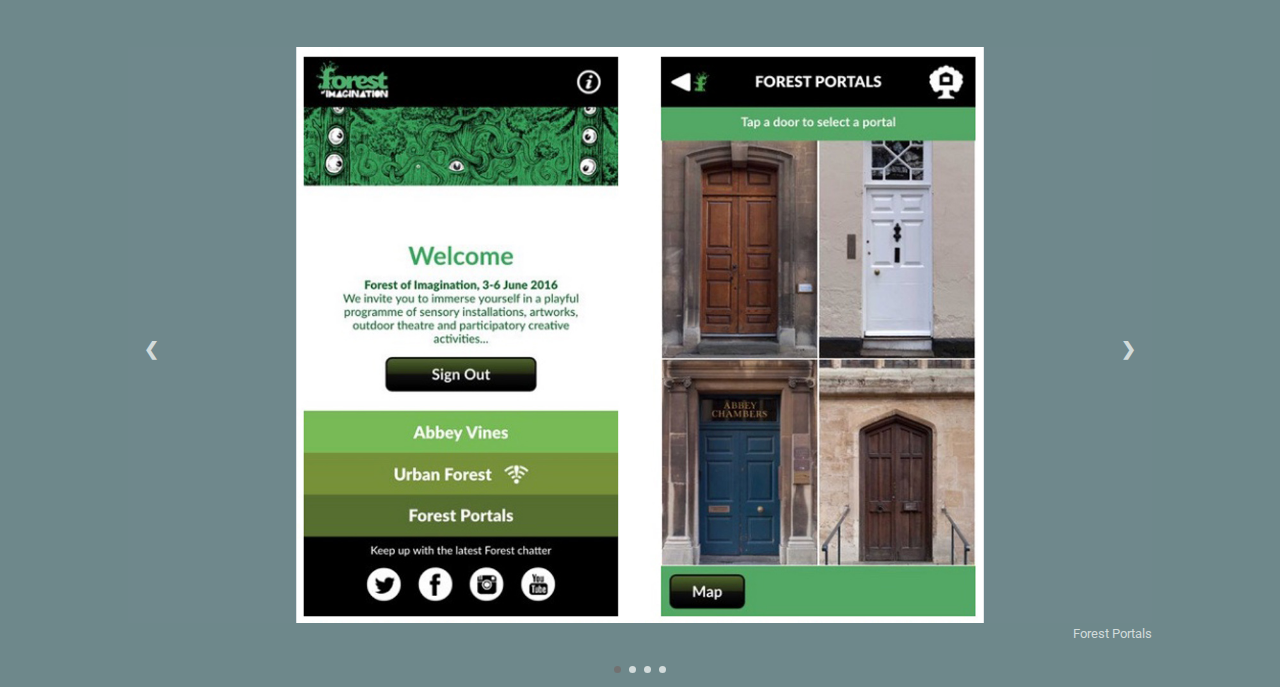
<file: Pages/ForestPortal.html>
<!DOCTYPE html>
<html lang="en">

<head>
    <meta charset="UTF-8">
    <meta http-equiv="X-UA-Compatible" content="IE=edge">
    <meta name="viewport" content="width=device-width, initial-scale=1.0">
    <link rel="stylesheet" href="../CSS/Style.css">
    <link rel="stylesheet" href="../CSS/Reset.css">
    <title>Forest Portals Project</title>
</head>

<body>
    <div class="ProjectPage">


        <div class="sideBar_Project">
            <div class="nameBar_Project">
                <h1 class="h1Project">Jon Warmington</h1>
            </div>

            <div class="sideContent_Project">
                <div class="logo_Project">
                    <a href="../index.html"><img class="logo_Project" src="../Resources/Logo.png" alt="Logo"
                            width="225"></a>
                </div>

                <div class="link_Project">
                    <h3><a class="text" href="mailto:j_l_warmington@hotmail.com">Email me</a></h3>

                    <h3><a class="text" href="../Pages/CV.html">Link to CV</a></h3>
                </div>


            </div>




        </div>


        <img class="Cover" src="../Resources/CoverImage/ForestCover.jpg" alt="Cover Image of Forest of Imagination" ;>


        <div class="MidProjectPage">
            <div class="projectInformation">
                <div class="BoxLeft">
                    <h1 class="h1Projectsub">Forest Portals Project<br><br></h1>

                    <div class="Projectdetails">

                        <ul>
                            <li>
                                <h3>Project Type</h3>
                            </li>
                            <p class="projectinfo">Augmented reality phone app<br><br></p>


                            <li>
                                <h3>Role</h3>
                            </li>
                            <p class="projectinfo">Video editor and animator<br><br></p>


                            <li>
                                <h3>Tools used</h3>
                                <p class="projectinfo"> Illustrator, Photoshop, <br>
                                    Animate, Premiere, After Effects<br><br></p>


                            <li>
                                <h3>Finished Collaborated Materials</h3>
                                <p class="projectinfo"> 3-4 editted film and 5 animations</p>
                        </ul>

                        <br>
                        <h3><a class="text" href="#slideholder">Link to finished materials</a></h3>


                    </div>
                    <h5><br>year 2016</h5>
                    <img class="BackgroundImage" src="../Resources/BackgroundImage/ForestBackground.jpg">


                </div>


                <div class="BoxRight">


                    <h2>INTRODUCTION TO PROJECT</h2>


                    <p>


                        The Forest Imagination Project was a unique immersive quest around the city of Bath via a phone
                        app that utilizes augmented reality. Participants are guided to select doors around Bath Abbey
                        that act as portals, offering them glimpses into real forests from all corners of the world.
                        <br><br>
                        Each portal combines the visual experience of both actual and imaginary spaces, bringing the
                        forests of the world to life in a way that is both captivating and educational.



                    </p>

                    <h3><a class="text" href="https://forestofimagination.org.uk/programme-2/forest-eyes-app/">
                            Forest of Imagination</a><br><br></h3>



                    <h2>PROJECT TASKS</h2>
                    <p>
                        My primary task on this project was creating animations of illustrator Jessica Palmer's work,
                        which consisted of still images of backgrounds and mythical creatures. Using my expertise in
                        tweened animation techniques, I brought a number of these illustrations to life.
                        <br><br>
                        I was also responsible for editing video footage from the BBC Motion Gallery into short 30-40
                        second clips of different forests from around the world. I was able to arrange the footage in a
                        way that created compelling and visually stunning clips that captured the essence of each
                        forest.
                        <br><br>
                        In addition, I liaised with the team responsible for creating the phone app to ensure that all
                        materials were correctly reviewed, formatted, and prepared to ensure seamless integration into
                        the app.
                        <br><br>
                        Through my contributions to this project, I was able to bring a unique and dynamic element to
                        the final product, helping to create an immersive and captivating experience for all those who
                        engage with the app.





                    </p>
                </div>


            </div>

            <div class="slideholder">
                <!-- Slideshow container -->
                <div class="slideshow-container">

                    <!-- Full-width images with number and caption text -->
                    <div class="mySlides fade">
                        <img id="slideholder" src="../Resources/Slideshow/Forest_image1.jpg" style="width:100%">
                        <div class="caption">Forest Portals</div>
                    </div>

                    <div class="mySlides fade">
                        <img src="../Resources/Slideshow/Forest_image2.jpg" style="width:100%">
                        <div class="caption">Mobile app</div>
                    </div>

                    <div class="mySlides fade">
                        <img src="../Resources/Slideshow/Forest_image3.jpg" style="width:100%">
                        <div class="caption">Mobile app</div>
                    </div>
                    <div class="mySlides fade">
                        <img src="../Resources/Slideshow/Forest_image4.jpg" style="width:100%">
                        <div class="caption">Animation still</div>
                    </div>


                    <!-- Next and previous buttons -->
                    <a class="prev" onclick="plusSlides(-1)">&#10094;</a>
                    <a class="next" onclick="plusSlides(1)">&#10095;</a>
                </div>
                <br>

                <!-- The dots/circles -->
                <div style="text-align:center">
                    <span class="dot" onclick="currentSlide(1)"></span>
                    <span class="dot" onclick="currentSlide(2)"></span>
                    <span class="dot" onclick="currentSlide(3)"></span>
                    <span class="dot" onclick="currentSlide(4)"></span>
                </div>
            </div>








            <div class="HomeButton">
                <a class="HBrollover" href="../index.html">
                    <h2 class="HomeB">Return to Home</h2>
                </a>
            </div>


        </div>


    </div>


    <script>
        let slideIndex = 1;
        showSlides(slideIndex);

        function plusSlides(n) {
            showSlides(slideIndex += n);
        }

        function currentSlide(n) {
            showSlides(slideIndex = n);
        }

        function showSlides(n) {
            let i;
            let slides = document.getElementsByClassName("mySlides");
            let dots = document.getElementsByClassName("dot");
            if (n > slides.length) { slideIndex = 1 }
            if (n < 1) { slideIndex = slides.length }
            for (i = 0; i < slides.length; i++) {
                slides[i].style.display = "none";
            }
            for (i = 0; i < dots.length; i++) {
                dots[i].className = dots[i].className.replace(" active", "");
            }
            slides[slideIndex - 1].style.display = "block";
            dots[slideIndex - 1].className += " active";
        }
    </script>
</body>

</html>
</file>
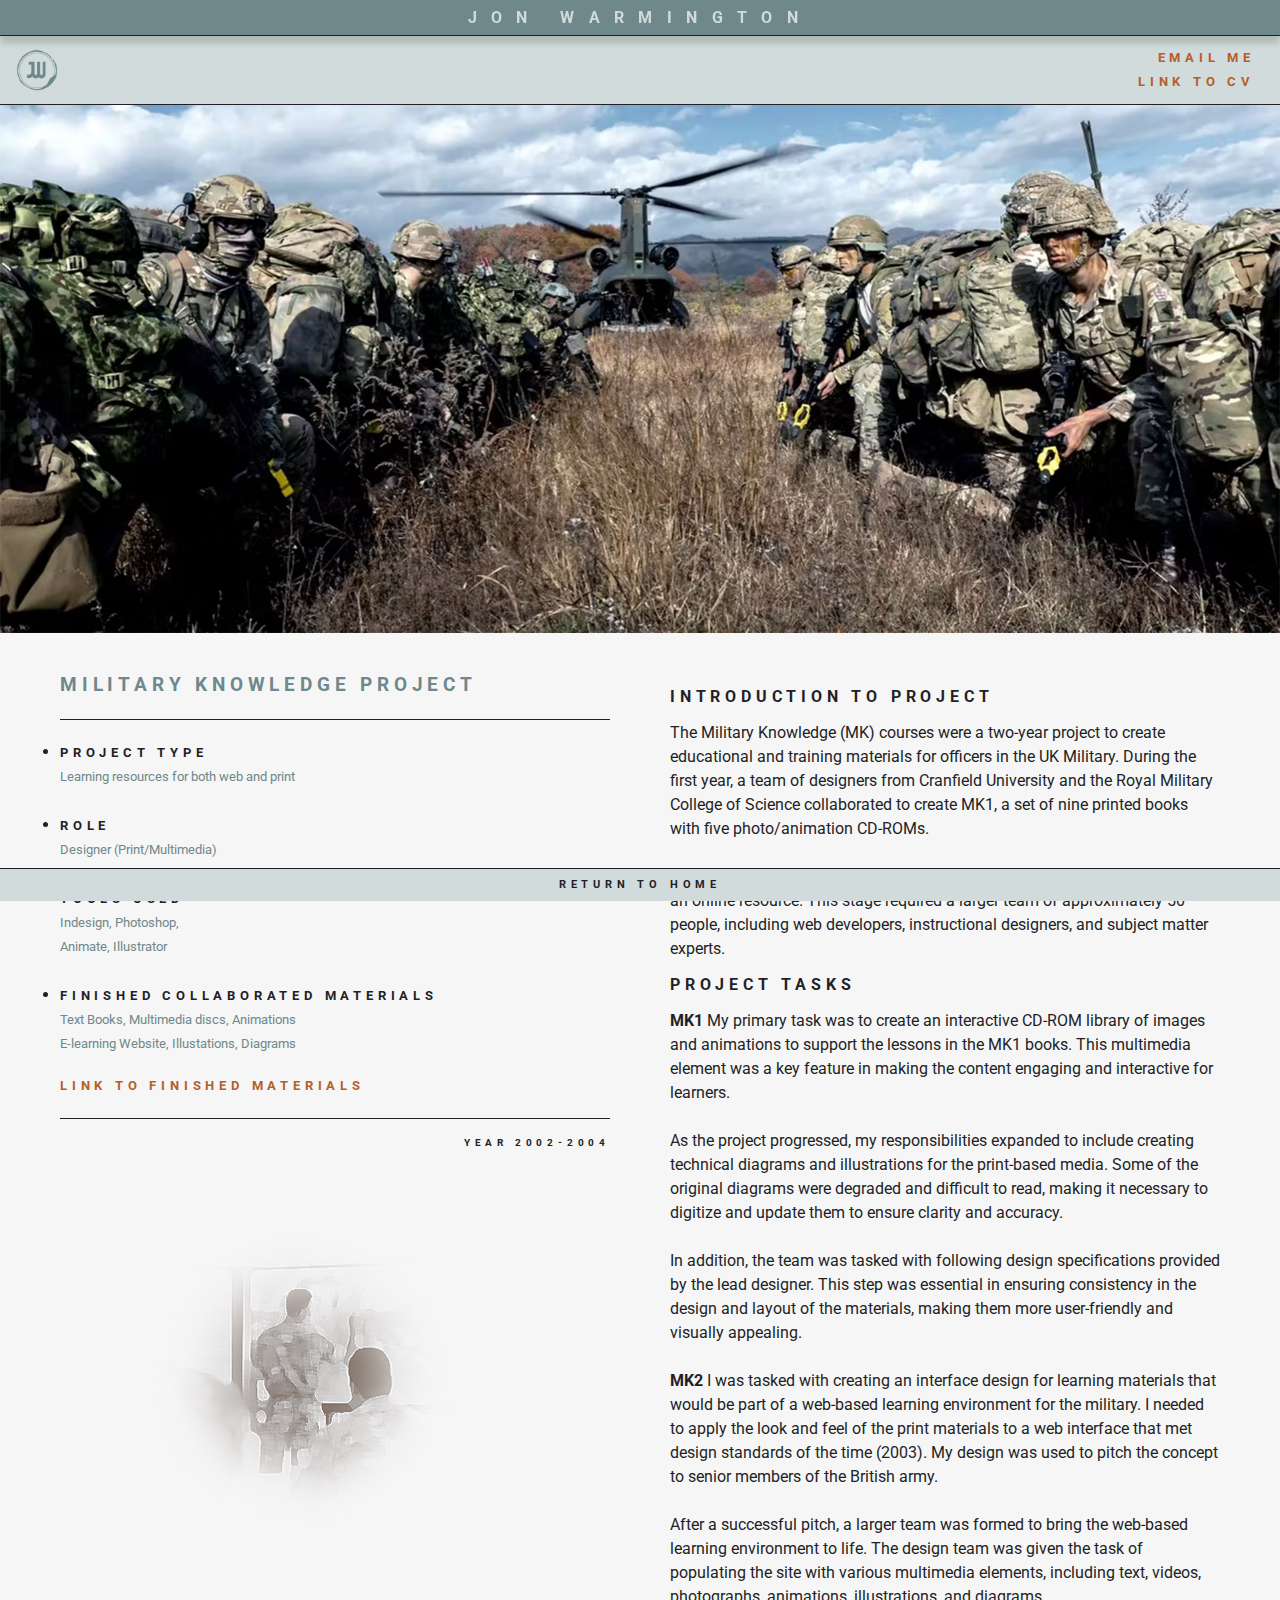
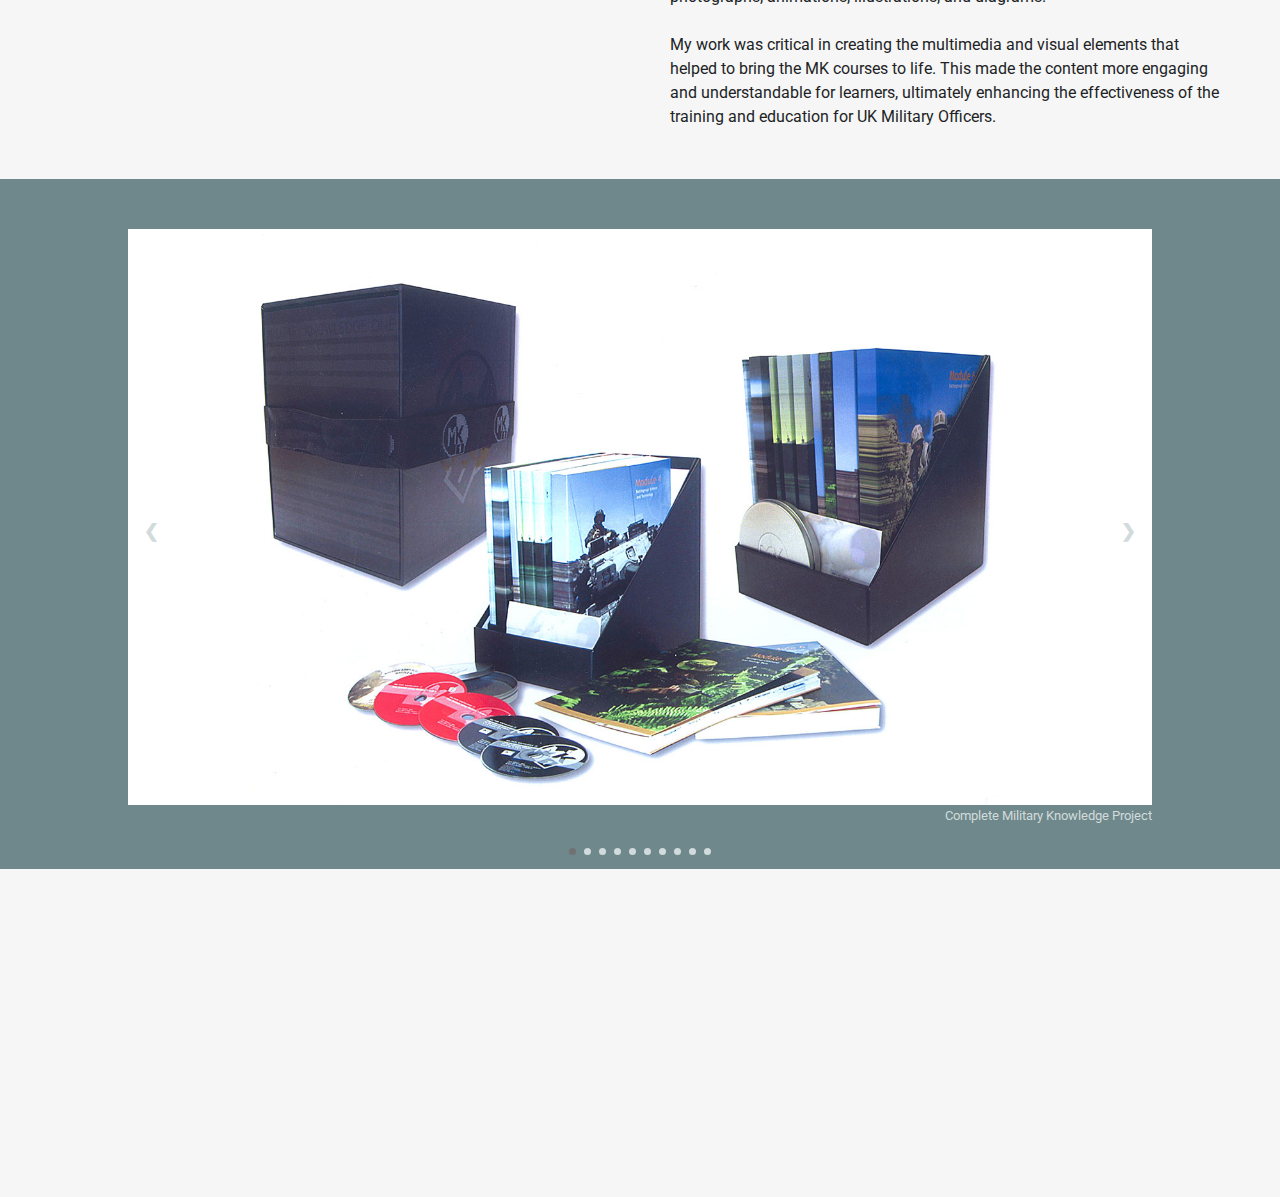
<file: Pages/MK.html>
<!DOCTYPE html>
<html lang="en">

<head>
    <meta charset="UTF-8">
    <meta http-equiv="X-UA-Compatible" content="IE=edge">
    <meta name="viewport" content="width=device-width, initial-scale=1.0">
    <link rel="stylesheet" href="../CSS/Style.css">
    <link rel="stylesheet" href="../CSS/Reset.css">
    <title>Military Knowledge Project</title>
</head>

<body>
    <div class="ProjectPage">


        <div class="sideBar_Project">
            <div class="nameBar_Project">
                <h1 class="h1Project">Jon Warmington</h1>
            </div>

            <div class="sideContent_Project">
                <div class="logo_Project">
                    <a href="../index.html"><img class="logo_Project" src="../Resources/Logo.png" alt="Logo"
                            width="225"></a>
                </div>

                <div class="link_Project">
                    <h3><a class="text" href="mailto:j_l_warmington@hotmail.com">Email me</a></h3>

                    <h3><a class="text" href="../Pages/CV.html">Link to CV</a></h3>
                </div>


            </div>




        </div>


        <img class="Cover" src="../Resources/CoverImage/MK1Cover.jpg" alt="Cover Image of British Army" ;>


        <div class="MidProjectPage">
            <div class="projectInformation">
                <div class="BoxLeft">
                    <h1 class="h1Projectsub">Military Knowledge Project<br><br></h1>

                    <div class="Projectdetails">

                        <ul>
                            <li>
                                <h3>Project Type</h3>
                            </li>
                            <p class="projectinfo">Learning resources for both web and print<br><br></p>


                            <li>
                                <h3>Role</h3>
                            </li>
                            <p class="projectinfo">Designer (Print/Multimedia)<br><br></p>


                            <li>
                                <h3>Tools used</h3>
                                <p class="projectinfo"> Indesign, Photoshop, <br>
                                    Animate, Illustrator<br><br></p>


                            <li>
                                <h3>Finished Collaborated Materials</h3>
                                <p class="projectinfo"> Text Books, Multimedia discs, Animations<br>E-learning Website,
                                    Illustations, Diagrams</p>
                        </ul>

                        <br>
                        <h3><a class="text" href="#slideholder">Link to finished materials</a></h3>


                    </div>
                    <h5><br>year 2002-2004</h5>
                    <img class="BackgroundImage" src="../Resources/BackgroundImage/MKBackground.jpg">


                </div>


                <div class="BoxRight">


                    <h2>INTRODUCTION TO PROJECT</h2>


                    <p>


                        The Military Knowledge (MK) courses were a two-year project to create educational and training
                        materials for officers in the UK Military. During the first year, a team of designers from
                        Cranfield University and the Royal Military College of Science collaborated to create MK1, a set
                        of nine printed books with five photo/animation CD-ROMs.
                        <br><br>
                        In the second year, the project expanded to include the development of MK2, an online resource.
                        This stage required a larger team of approximately 50 people, including web developers,
                        instructional designers, and subject matter experts.



                    </p>



                    <h2>PROJECT TASKS</h2>
                    <p>
                        <b>MK1</b>
                        My primary task was to create an interactive CD-ROM library of images and animations to support
                        the lessons in the MK1 books. This multimedia element was a key feature in making the content
                        engaging and interactive for learners.
                        <br><br>
                        As the project progressed, my responsibilities expanded to include creating technical diagrams
                        and illustrations for the print-based media. Some of the original diagrams were degraded and
                        difficult to read, making it necessary to digitize and update them to ensure clarity and
                        accuracy.
                        <br><br>
                        In addition, the team was tasked with following design specifications provided by the lead
                        designer. This step was essential in ensuring consistency in the design and layout of the
                        materials, making them more user-friendly and visually appealing.

                        <BR><BR>
                        <b>MK2</b>
                        I was tasked with creating an interface design for learning materials that would be part of a
                        web-based learning environment for the military. I needed to apply the look and feel of the
                        print materials to a web interface that met design standards of the time (2003). My design was
                        used to pitch the concept to senior members of the British army.
                        <br><br>
                        After a successful pitch, a larger team was formed to bring the web-based learning environment
                        to life. The design team was given the task of populating the site with various multimedia
                        elements, including text, videos, photographs, animations, illustrations, and diagrams.
                        <br><br>
                        My work was critical in creating the multimedia and visual elements that helped to bring the MK
                        courses to life. This made the content more engaging and understandable for learners, ultimately
                        enhancing the effectiveness of the training and education for UK Military Officers.



                    </p>
                </div>


            </div>

            <div class="slideholder">
                <!-- Slideshow container -->
                <div class="slideshow-container">

                    <!-- Full-width images with number and caption text -->
                    <div class="mySlides fade">
                        <img id="slideholder" src="../Resources/Slideshow/MK_image1.jpg" style="width:100%">
                        <div class="caption">Complete Military Knowledge Project</div>
                    </div>

                    <div class="mySlides fade">
                        <img src="../Resources/Slideshow/MK_image2.jpg" style="width:100%">
                        <div class="caption">Textbook pages</div>
                    </div>

                    <div class="mySlides fade">
                        <img src="../Resources/Slideshow/MK_image3.jpg" style="width:100%">
                        <div class="caption">Fold out diagram</div>
                    </div>
                    <div class="mySlides fade">
                        <img src="../Resources/Slideshow/MK_image4.jpg" style="width:100%">
                        <div class="caption">Orginal and updated diagram</div>
                    </div>
                    <div class="mySlides fade">
                        <img src="../Resources/Slideshow/MK_image5.jpg" style="width:100%">
                        <div class="caption">Diagram</div>
                    </div>

                    <div class="mySlides fade">
                        <img src="../Resources/Slideshow/MK_image5b.jpg" style="width:100%">
                        <div class="caption">Diagrams</div>
                    </div>
                    <div class="mySlides fade">
                        <img src="../Resources/Slideshow/MK_image6.jpg" style="width:100%">
                        <div class="caption">Print material web conversion</div>
                    </div>
                    <div class="mySlides fade">
                        <img src="../Resources/Slideshow/MK_image7.jpg" style="width:100%">
                        <div class="caption">Print material web conversion</div>
                    </div>
                    <div class="mySlides fade">
                        <img src="../Resources/Slideshow/MK_image8.jpg" style="width:100%">
                        <div class="caption">Print material web conversion</div>
                    </div>
                    <div class="mySlides fade">
                        <img src="../Resources/Slideshow/MK_image10.jpg" style="width:100%">
                        <div class="caption">Orginal diagram (animation below)
                        </div>
                    </div>
                    
                    <!-- Next and previous buttons -->
                    <a class="prev" onclick="plusSlides(-1)">&#10094;</a>
                    <a class="next" onclick="plusSlides(1)">&#10095;</a>
                </div>
                <br>

                <!-- The dots/circles -->
                <div style="text-align:center">
                    <span class="dot" onclick="currentSlide(1)"></span>
                    <span class="dot" onclick="currentSlide(2)"></span>
                    <span class="dot" onclick="currentSlide(3)"></span>
                    <span class="dot" onclick="currentSlide(4)"></span>
                    <span class="dot" onclick="currentSlide(5)"></span>
                    <span class="dot" onclick="currentSlide(6)"></span>
                    <span class="dot" onclick="currentSlide(7)"></span>
                    <span class="dot" onclick="currentSlide(8)"></span>
                    <span class="dot" onclick="currentSlide(9)"></span>
                    <span class="dot" onclick="currentSlide(10)"></span>
                </div>
            </div>

            <div class="Videoholder">

                <div class="video">

                    <iframe width="560" height="315" src="https://www.youtube.com/embed/jA-fhA62pto"
                        title="YouTube video player" frameborder="0"
                        allow="accelerometer; autoplay; clipboard-write; encrypted-media; gyroscope; picture-in-picture; web-share"
                        allowfullscreen></iframe>
                </div>
                <div class="video">
                    <iframe width="560" height="315" src="https://www.youtube.com/embed/57WPVrx4_BM"
                        title="YouTube video player" frameborder="0"
                        allow="accelerometer; autoplay; clipboard-write; encrypted-media; gyroscope; picture-in-picture; web-share"
                        allowfullscreen></iframe>

                </div>

            </div>

        </div>







    </div>






    <div class="HomeButton">
        <a class="HBrollover" href="../index.html">
            <h2 class="HomeB">Return to Home</h2>
        </a>
    </div>




    </div>


    <script>
        let slideIndex = 1;
        showSlides(slideIndex);

        function plusSlides(n) {
            showSlides(slideIndex += n);
        }

        function currentSlide(n) {
            showSlides(slideIndex = n);
        }

        function showSlides(n) {
            let i;
            let slides = document.getElementsByClassName("mySlides");
            let dots = document.getElementsByClassName("dot");
            if (n > slides.length) { slideIndex = 1 }
            if (n < 1) { slideIndex = slides.length }
            for (i = 0; i < slides.length; i++) {
                slides[i].style.display = "none";
            }
            for (i = 0; i < dots.length; i++) {
                dots[i].className = dots[i].className.replace(" active", "");
            }
            slides[slideIndex - 1].style.display = "block";
            dots[slideIndex - 1].className += " active";
        }
    </script>
</body>

</html>
</file>
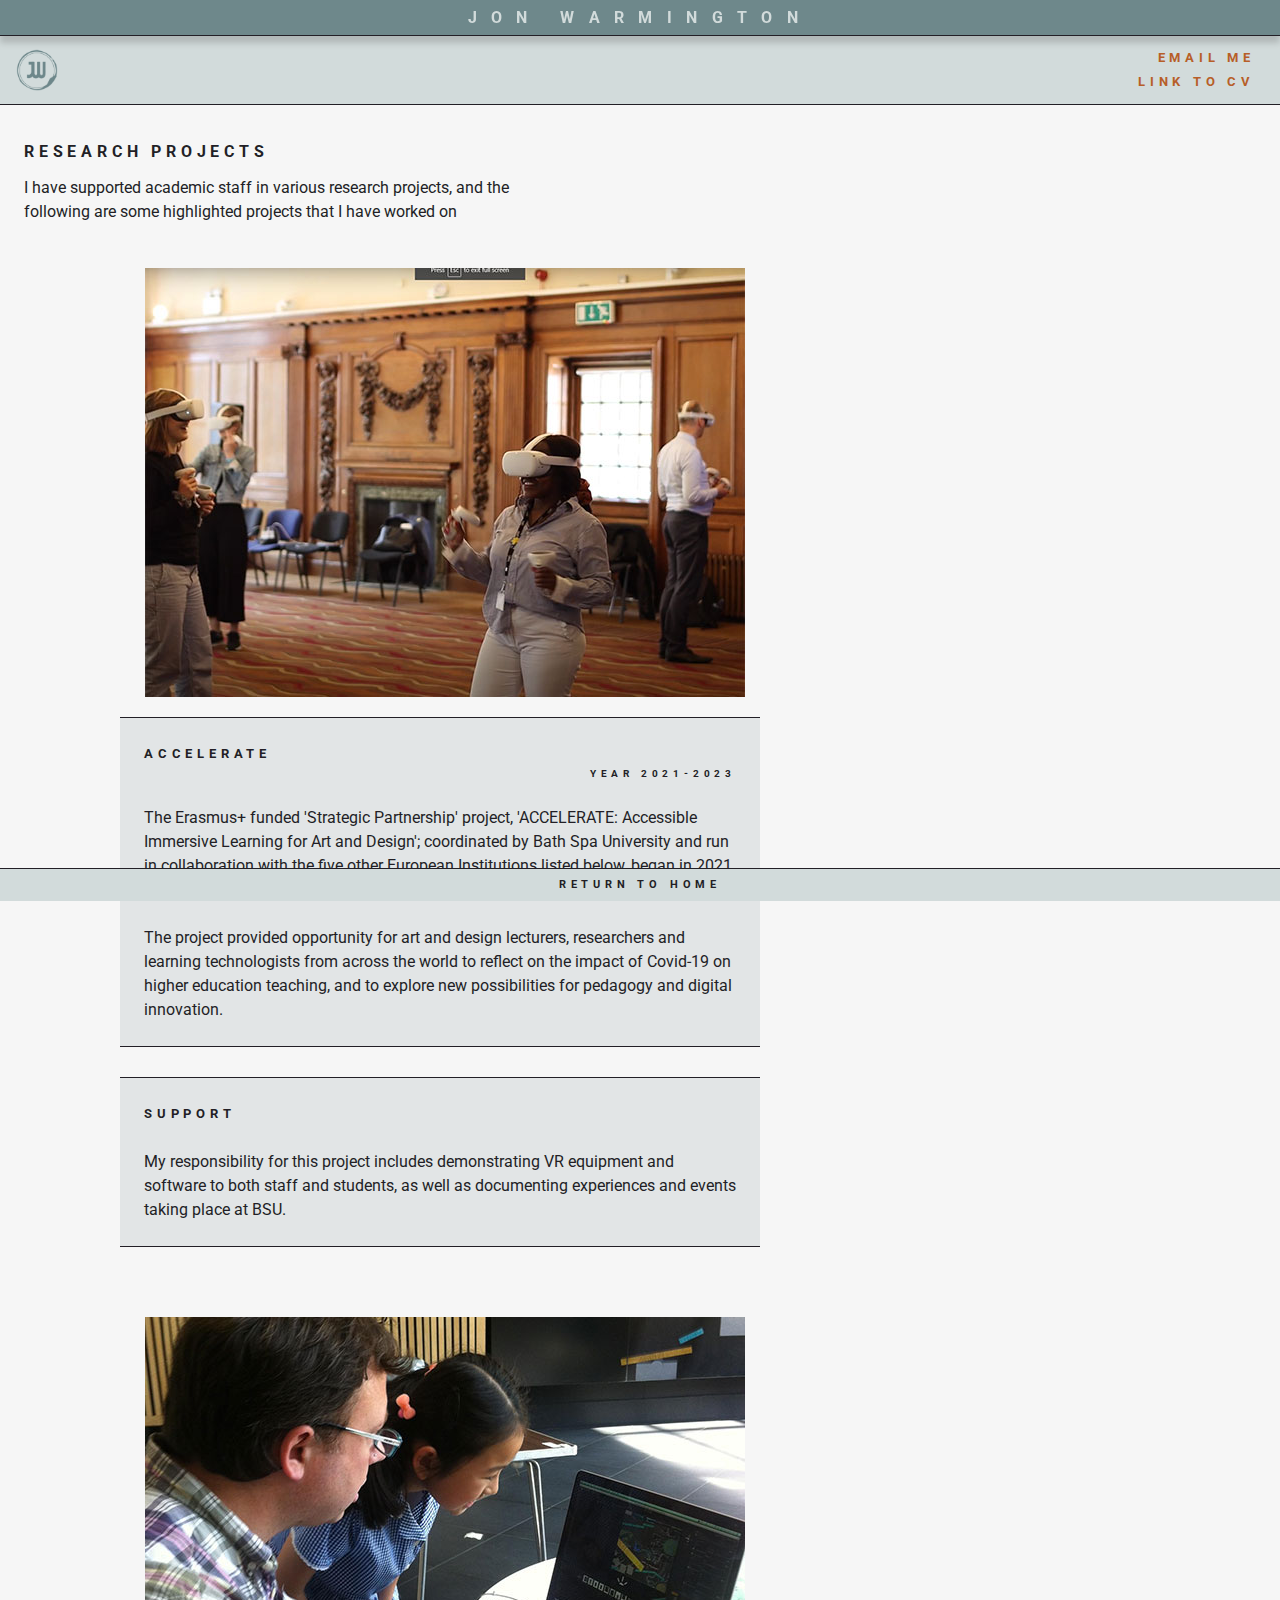
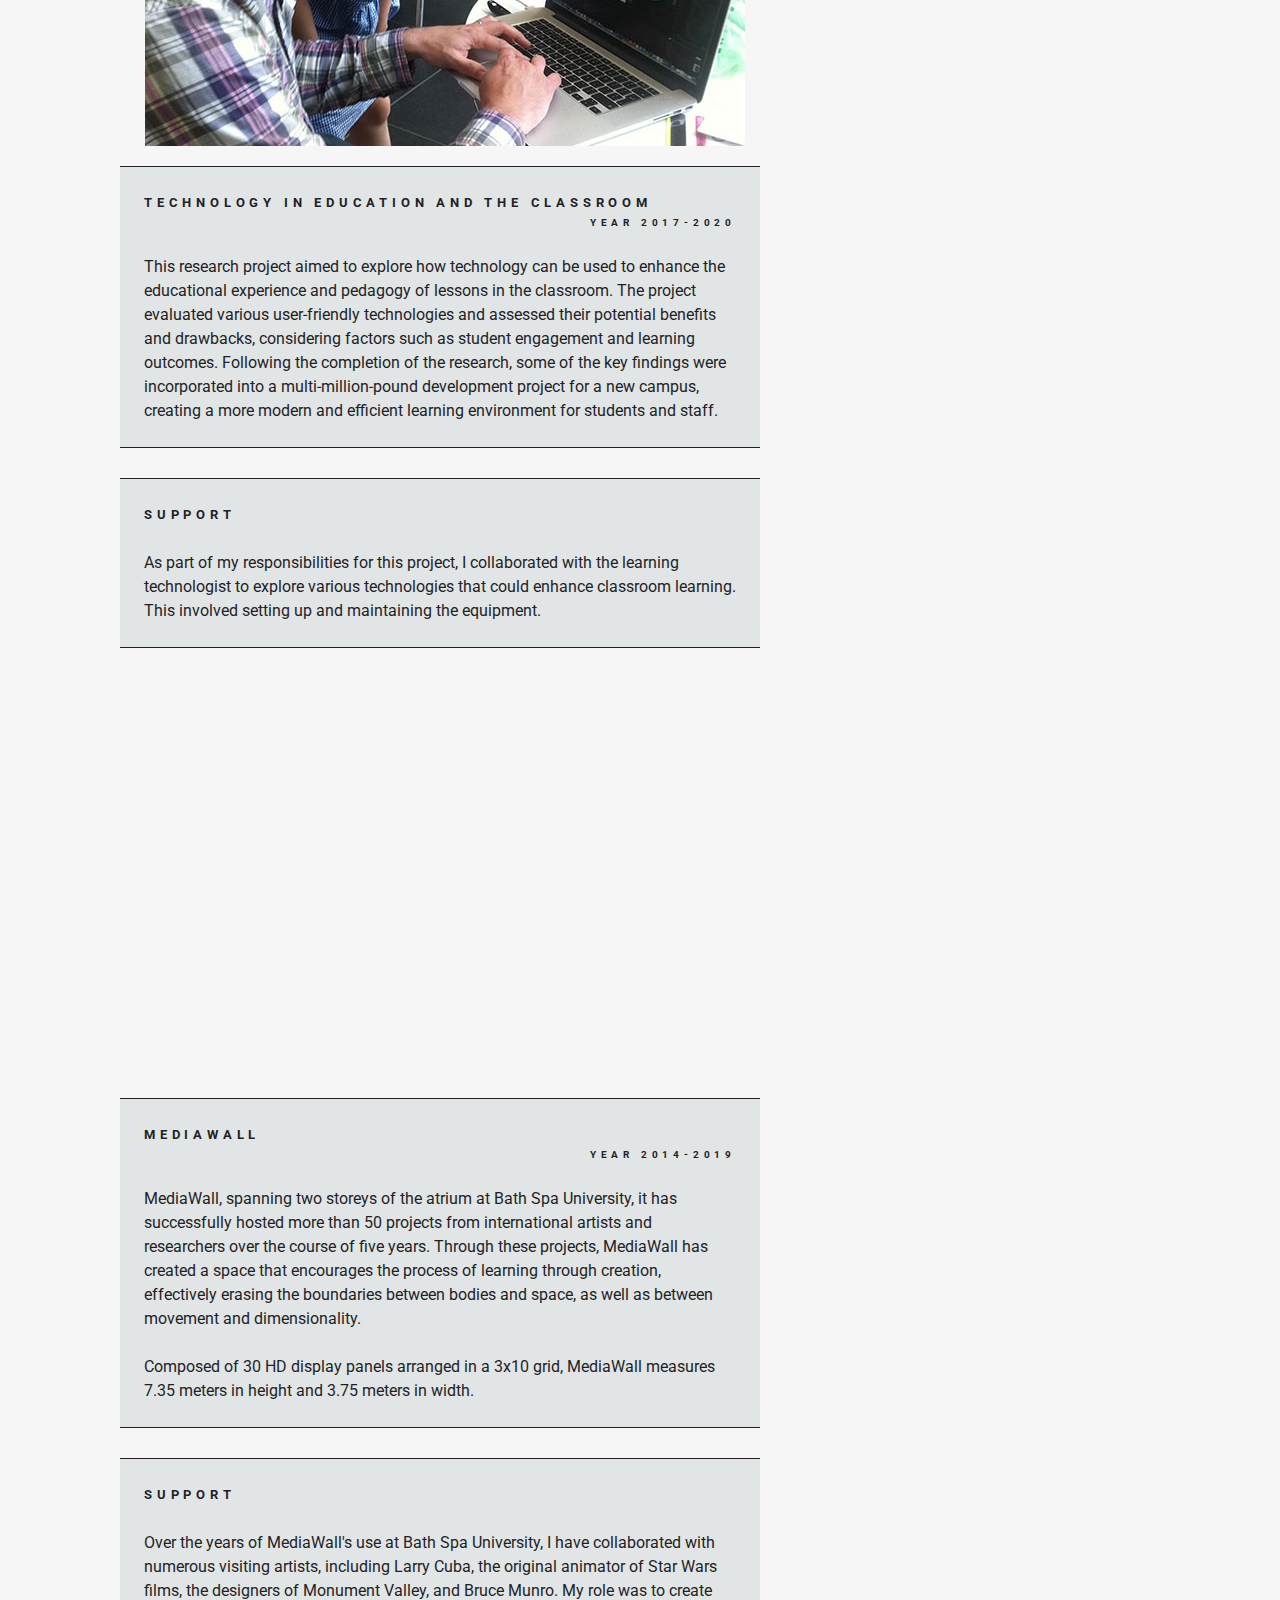
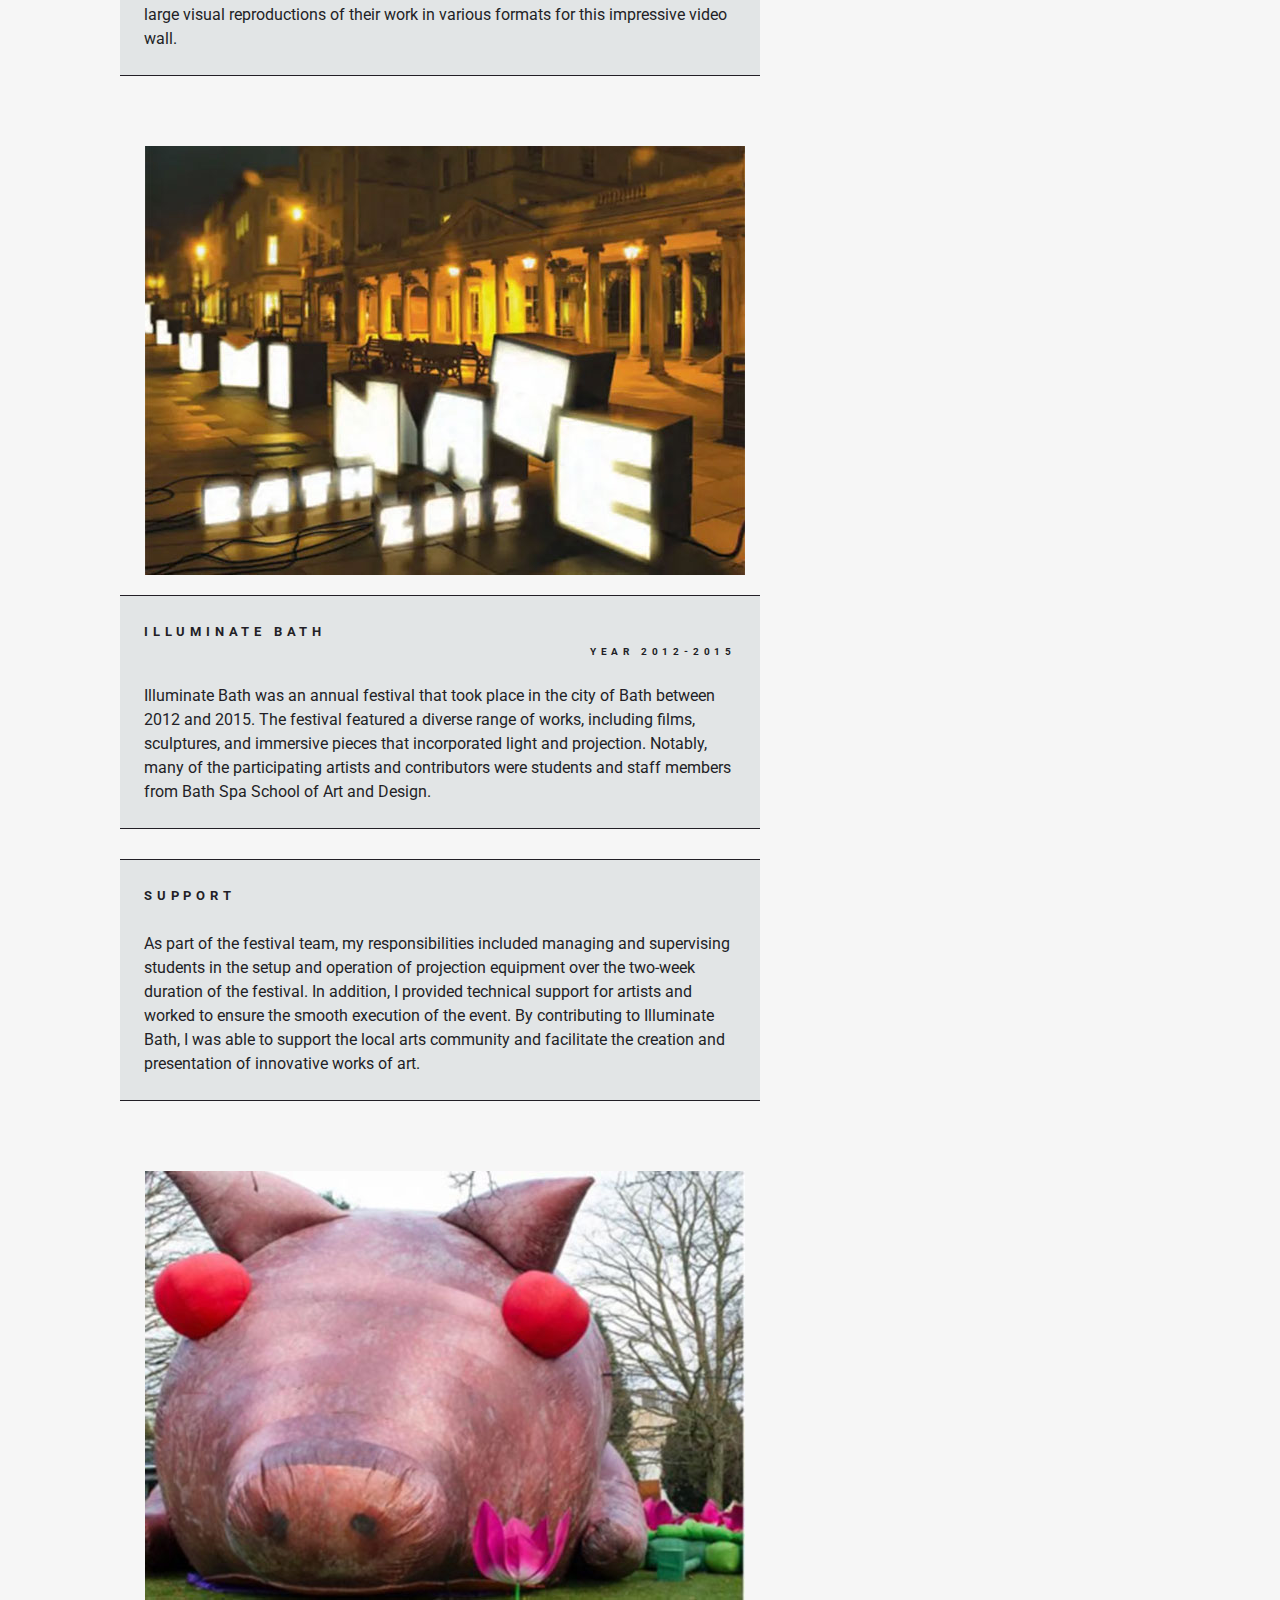
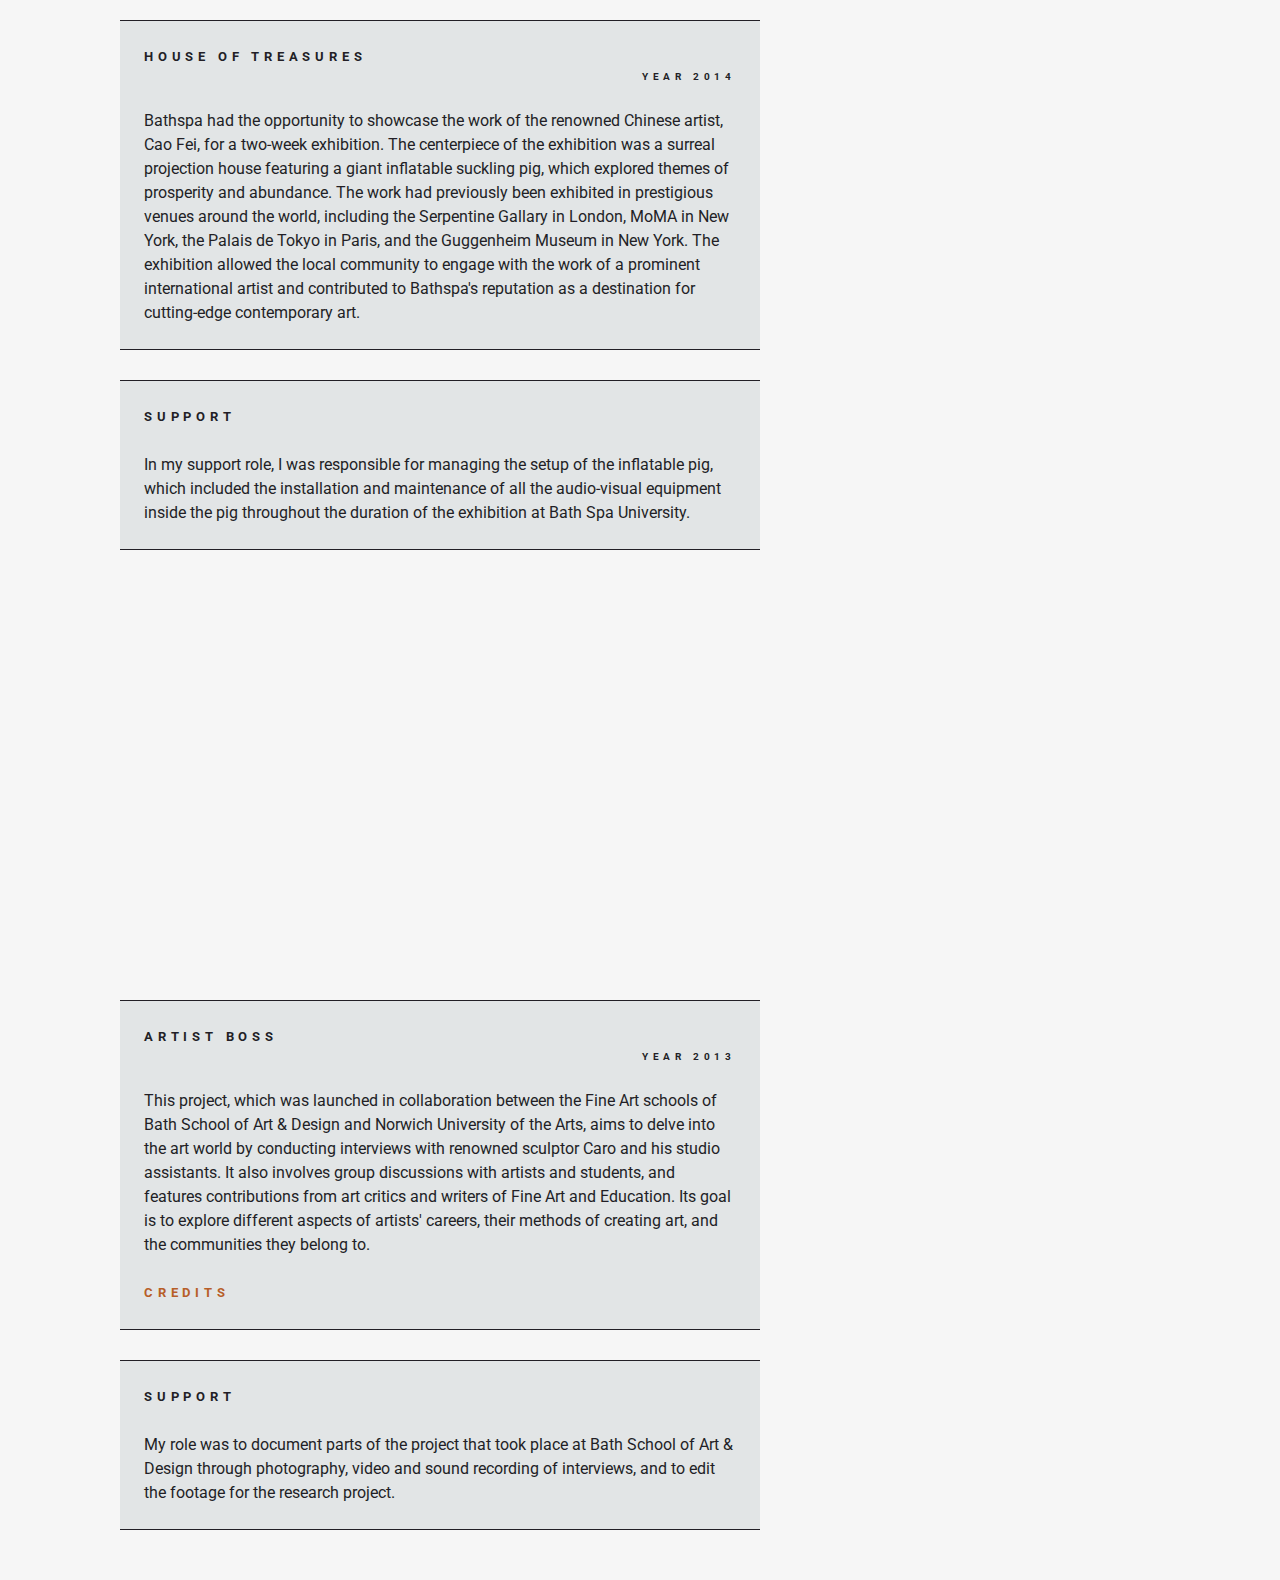
<file: Pages/ResearchSupport.html>
<!DOCTYPE html>
<html lang="en">

<head>
    <meta charset="UTF-8">
    <meta http-equiv="X-UA-Compatible" content="IE=edge">
    <meta name="viewport" content="width=device-width, initial-scale=1.0">
    <link rel="stylesheet" href="../CSS/Style.css">
    <link rel="stylesheet" href="../CSS/Reset.css">
    <title>Research Support</title>
</head>

<body>
    <div class="ProjectPage">


        <div class="sideBar_Project">
            <div class="nameBar_Project">
                <h1 class="h1Project">Jon Warmington</h1>
            </div>


            <div class="sideContent_Project">
                <div class="logo_Project">
                    <a href="../index.html"><img class="logo_Project" src="../Resources/Logo.png" alt="Logo"
                            width="225"></a>
                </div>


                <div class="link_Project">
                    <h3><a class="text" href="mailto:j_l_warmington@hotmail.com">Email me</a></h3>

                    <h3><a class="text" href="../Pages/CV.html">Link to CV</a></h3>
                </div>


            </div>

        </div>



        <div class="MidsupportPage">

            <div class="Sbox">

                <h2>Research Projects</h2>
                <p> I have supported academic staff in various research projects, and the following are some highlighted
                    projects that I have worked on
                </p>

            </div>


            <div class="Supportbox">

                <div class="imageboxsupport">
                    <div class="Autoslideshow" data-cycle="3000">

                        <div class="mySlides fade">
                            <img class="imagesize" src="../Resources/Slideshow/Research/acc1.jpg">
                        </div>

                        <div class="mySlides fade">
                            <img class="imagesize" src="../Resources/Slideshow/Research/acc2.jpg">
                        </div>
                        <div class="mySlides fade">
                            <img class="imagesize" src="../Resources/Slideshow/Research/acc3.jpg">
                        </div>
                        <div class="mySlides fade">
                            <img class="imagesize" src="../Resources/Slideshow/Research/acc4.jpg">
                        </div>

                    </div>


                </div>
                <div class="infoboxsupport">
                    <div class="Supporttextbox">
                        <h3>Accelerate</h3>
                        <h5>year 2021-2023</h5>
                        <p>
                            <br>
                            The Erasmus+ funded 'Strategic Partnership' project, 'ACCELERATE: Accessible Immersive
                            Learning for Art and Design'; coordinated by Bath Spa University and run in collaboration
                            with the five other European Institutions listed below, began in 2021 and will ran for
                            two years.
                            <br><br>
                            The project provided opportunity for art and design lecturers,
                            researchers and learning technologists from across the world to reflect on
                            the impact of Covid-19 on higher education teaching, and to explore new possibilities for
                            pedagogy and digital innovation.
                        </p>
                    </div>
                </div>
                <div class="infoboxsupport">
                    <div class="Supporttextbox">
                        <h3>Support</h3>
                        <p>
                            <br>
                            My responsibility for this project includes demonstrating VR equipment and software to both
                            staff and students, as well as documenting experiences and events taking place at BSU.
                        </p>
                    </div>
                </div>
            </div>


            <div class="Supportbox">

                <div class="imageboxsupport">
                    <div class="Autoslideshow" data-cycle="2000">

                        <div class="mySlides fade">
                            <img class="imagesize" src="../Resources/Slideshow/Research/tech1.jpg">
                        </div>

                        <div class="mySlides fade">
                            <img class="imagesize" src="../Resources/Slideshow/Research/tech2.jpg">
                        </div>
                        <div class="mySlides fade">
                            <img class="imagesize" src="../Resources/Slideshow/Research/tech3.jpg">
                        </div>
                    </div>


                </div>

                <div class="infoboxsupport">
                    <div class="Supporttextbox">
                        <h3>Technology in Education and the Classroom</h3>
                        <h5>year 2017-2020</h5>
                        <p>
                            <br>
                            This research project aimed to explore how technology can be used to enhance the educational
                            experience and pedagogy of lessons in the classroom. The project evaluated various
                            user-friendly technologies and assessed their potential benefits and drawbacks, considering
                            factors such as student engagement and learning outcomes. Following the completion of the
                            research, some of the key findings were incorporated into a multi-million-pound development
                            project for a new campus, creating a more modern and efficient learning environment for
                            students and staff.
                        </p>
                    </div>
                </div>
                <div class="infoboxsupport">
                    <div class="Supporttextbox">
                        <h3>Support</h3>
                        <p>
                            <br>
                            As part of my responsibilities for this project, I collaborated with the learning
                            technologist to explore various technologies that could enhance classroom learning. This
                            involved setting up and maintaining the equipment.
                        </p>
                    </div>
                </div>
            </div>


            <div class="Supportbox">

                <div class="imageboxsupport">
                    <iframe class="imagesize" width="640" height="360" src="https://www.youtube.com/embed/H-8SeHj0SaY"
                        title="YouTube video player" frameborder="0"
                        allow="accelerometer; autoplay; clipboard-write; encrypted-media; gyroscope; picture-in-picture; web-share"
                        allowfullscreen></iframe>


                </div>

                <div class="infoboxsupport">
                    <div class="Supporttextbox">
                        <h3>MediaWall</h3>
                        <h5>year 2014-2019</h5>
                        <p>
                            <br>
                            MediaWall, spanning two storeys of the atrium at Bath Spa University, it has successfully
                            hosted more than 50 projects from international artists and researchers over the course of
                            five years. Through these projects, MediaWall has created a space that encourages the
                            process of learning through creation, effectively erasing the boundaries between bodies and
                            space, as well as between movement and dimensionality.
                            <br><br>
                            Composed of 30 HD display panels arranged in a 3x10 grid, MediaWall measures 7.35 meters in
                            height and 3.75 meters in width.
                        </p>
                    </div>
                </div>
                <div class="infoboxsupport">
                    <div class="Supporttextbox">
                        <h3>Support</h3>
                        <p>
                            <br>
                            Over the years of MediaWall's use at Bath Spa University, I have collaborated with numerous
                            visiting artists, including Larry Cuba, the original animator of Star Wars films, the
                            designers of Monument Valley, and Bruce Munro. My role was to create large visual
                            reproductions of their work in various formats for this impressive video wall.
                        </p>
                    </div>
                </div>
            </div>

            <div class="Supportbox">

                <div class="imageboxsupport">
                    <div class="Autoslideshow" data-cycle="2500">

                        <div class="mySlides fade">
                            <img class="imagesize" src="../Resources/Slideshow/Research/LumBath1.jpg">
                        </div>

                        <div class="mySlides fade">
                            <img class="imagesize" src="../Resources/Slideshow/Research/LumBath2.jpg">
                        </div>
                        <div class="mySlides fade">
                            <img class="imagesize" src="../Resources/Slideshow/Research/LumBath3.jpg">
                        </div>
                        <div class="mySlides fade">
                            <img class="imagesize" src="../Resources/Slideshow/Research/LumBath4.jpg">
                        </div>
                        <div class="mySlides fade">
                            <img class="imagesize" src="../Resources/Slideshow/Research/LumBath5.jpg">
                        </div>
                    </div>


                </div>

                <div class="infoboxsupport">
                    <div class="Supporttextbox">
                        <h3>Illuminate Bath</h3>
                        <h5>year 2012-2015</h5>
                        <p>
                            <br>
                            Illuminate Bath was an annual festival that took place in the city of Bath between 2012 and
                            2015. The festival featured a diverse range of works, including films, sculptures, and
                            immersive pieces that incorporated light and projection. Notably, many of the participating
                            artists and contributors were students and staff members from Bath Spa School of Art and
                            Design.
                        </p>
                    </div>
                </div>
                <div class="infoboxsupport">
                    <div class="Supporttextbox">
                        <h3>Support</h3>
                        <p>
                            <br>
                            As part of the festival team, my responsibilities included managing and supervising students
                            in the setup and operation of projection equipment over the two-week duration of the
                            festival. In addition, I provided technical support for artists and worked to ensure the
                            smooth execution of the event. By contributing to Illuminate Bath, I was able to support the
                            local arts community and facilitate the creation and presentation of innovative works of
                            art.
                        </p>
                    </div>
                </div>
            </div>

            <div class="Supportbox">

                <div class="imageboxsupport">
                    <div class="Autoslideshow" data-cycle="5000">

                        <div class="mySlides fade">
                            <img class="imagesize" src="../Resources/Slideshow/Research/PIGGY1.jpg">
                        </div>

                        <div class="mySlides fade">
                            <img class="imagesize" src="../Resources/Slideshow/Research/PIGGY2.jpg">
                        </div>
                    </div>


                </div>

                <div class="infoboxsupport">
                    <div class="Supporttextbox">
                        <h3>House of Treasures</h3>
                        <h5>year 2014</h5>
                        <p>
                            <br>
                            Bathspa had the opportunity to showcase the work of the renowned Chinese artist, Cao Fei,
                            for a two-week exhibition. The centerpiece of the exhibition was a surreal projection house
                            featuring a giant inflatable suckling pig, which explored themes of prosperity and
                            abundance. The work had previously been exhibited in prestigious venues around the world,
                            including the Serpentine Gallary in London, MoMA in New York, the Palais de Tokyo in Paris,
                            and the Guggenheim Museum in New York. The exhibition allowed the local community to engage
                            with the work of a prominent international artist and contributed to Bathspa's reputation as
                            a destination for cutting-edge contemporary art.
                        </p>
                    </div>
                </div>
                <div class="infoboxsupport">
                    <div class="Supporttextbox">
                        <h3>Support</h3>
                        <p>
                            <br>
                            In my support role, I was responsible for managing the setup of the inflatable pig, which
                            included
                            the installation and maintenance of all the audio-visual equipment inside the pig throughout
                            the duration of the exhibition at Bath Spa University.
                        </p>
                    </div>
                </div>
            </div>
            <div class="Supportbox">

                <div class="imageboxsupport">
                    <iframe class="imagesize" width="640" height="360" src="https://www.youtube.com/embed/bfm2YuGYz28"
                        title="YouTube video player" frameborder="0"
                        allow="accelerometer; autoplay; clipboard-write; encrypted-media; gyroscope; picture-in-picture; web-share"
                        allowfullscreen></iframe>



                </div>

                <div class="infoboxsupport">
                    <div class="Supporttextbox">
                        <h3>Artist Boss</h3>
                        <h5>year 2013</h5>
                        <p>
                            <br>
                            This project, which was launched in collaboration between the Fine Art schools of Bath
                            School of Art & Design and Norwich University of the Arts, aims to delve into the art world
                            by conducting interviews with renowned sculptor Caro and his studio assistants. It also
                            involves group discussions with artists and students, and features contributions from art
                            critics and writers of Fine Art and Education. Its goal is to explore different aspects of
                            artists' careers, their methods of creating art, and the communities they belong to.
                            <br><br>
                        </p>
                        <h3><a class="text" href="http://artistboss.org.uk/who-we-are">Credits</a></h3>
                    </div>
                </div>
                <div class="infoboxsupport">
                    <div class="Supporttextbox">
                        <h3>Support</h3>
                        <p>
                            <br>
                            My role was to document parts of the project that took place at Bath School of Art & Design
                            through photography, video and sound recording of interviews, and to edit the footage for
                            the research project.
                        </p>
                    </div>
                </div>
            </div>



        </div>





        <div class="HomeButton">
            <a class="HBrollover" href="../index.html">
                <h2 class="HomeB">Return to Home</h2>
            </a>
        </div>




    </div>
    <script>
        /* Find all slideshow containers */
        var slideshowContainers = document.getElementsByClassName("Autoslideshow");
        /* For each container get starting variables */
        for (let s = 0; s < slideshowContainers.length; s++) {
            /* Read the new data attribute */
            var cycle = slideshowContainers[s].dataset.cycle;
            /* Find all the child nodes with class mySlides */
            var slides = slideshowContainers[s].querySelectorAll('.mySlides');
            var slideIndex = 0;
            /* Now we can cycle slides, but this recursive function must have parameters */
            /* slides and cycle never change, those are unique for each slide container */
            /* slideIndex will increase during each iteration */
            showSlides(slides, slideIndex, cycle);
        };

        /* Function is alsmost same, but now it uses 3 new parameters */
        function showSlides(slides, slideIndex, cycle) {
            for (i = 0; i < slides.length; i++) {
                slides[i].style.display = "none";
            };
            slideIndex++;
            if (slideIndex > slides.length) {
                slideIndex = 1
            };
            slides[slideIndex - 1].style.display = "block";
            /* Calling same function, but with new parameters and cycle time */
            setTimeout(function () {
                showSlides(slides, slideIndex, cycle)
            }, cycle);
        };
    </script>


</body>

</html>
</file>
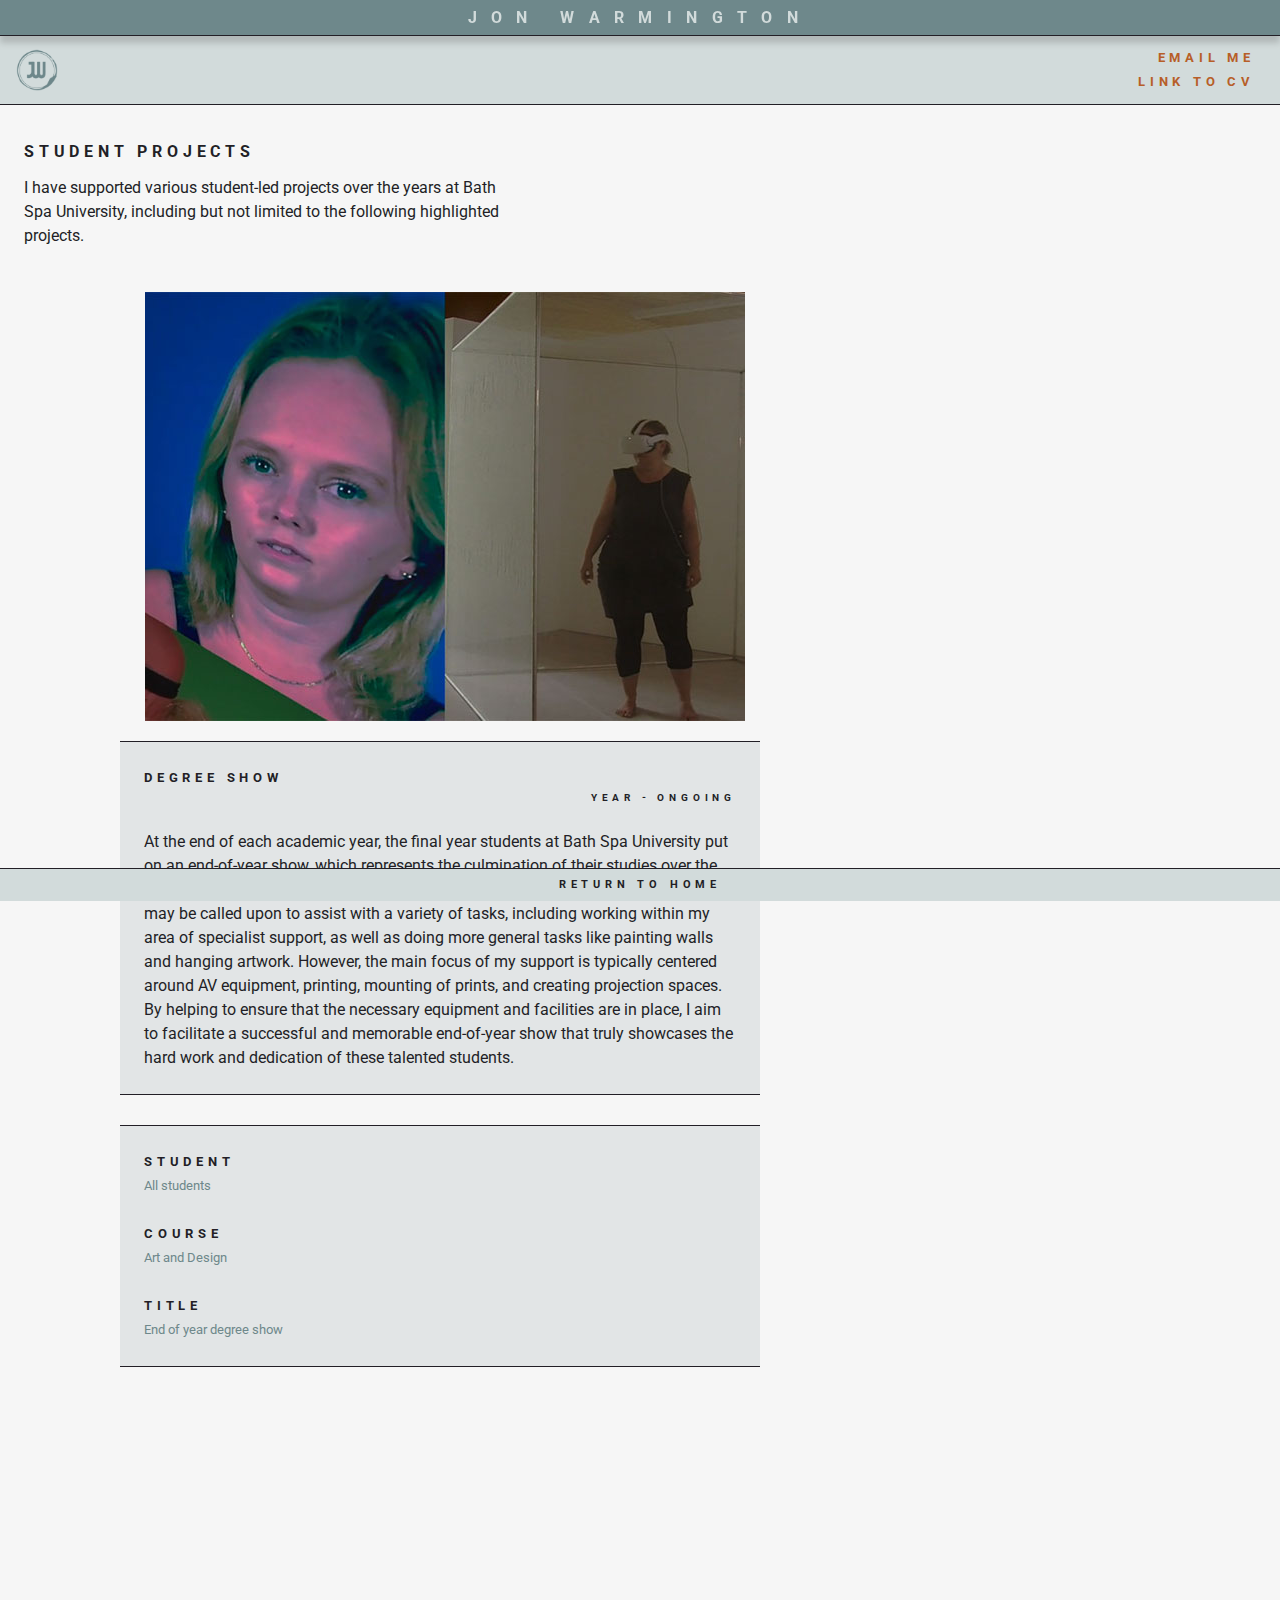
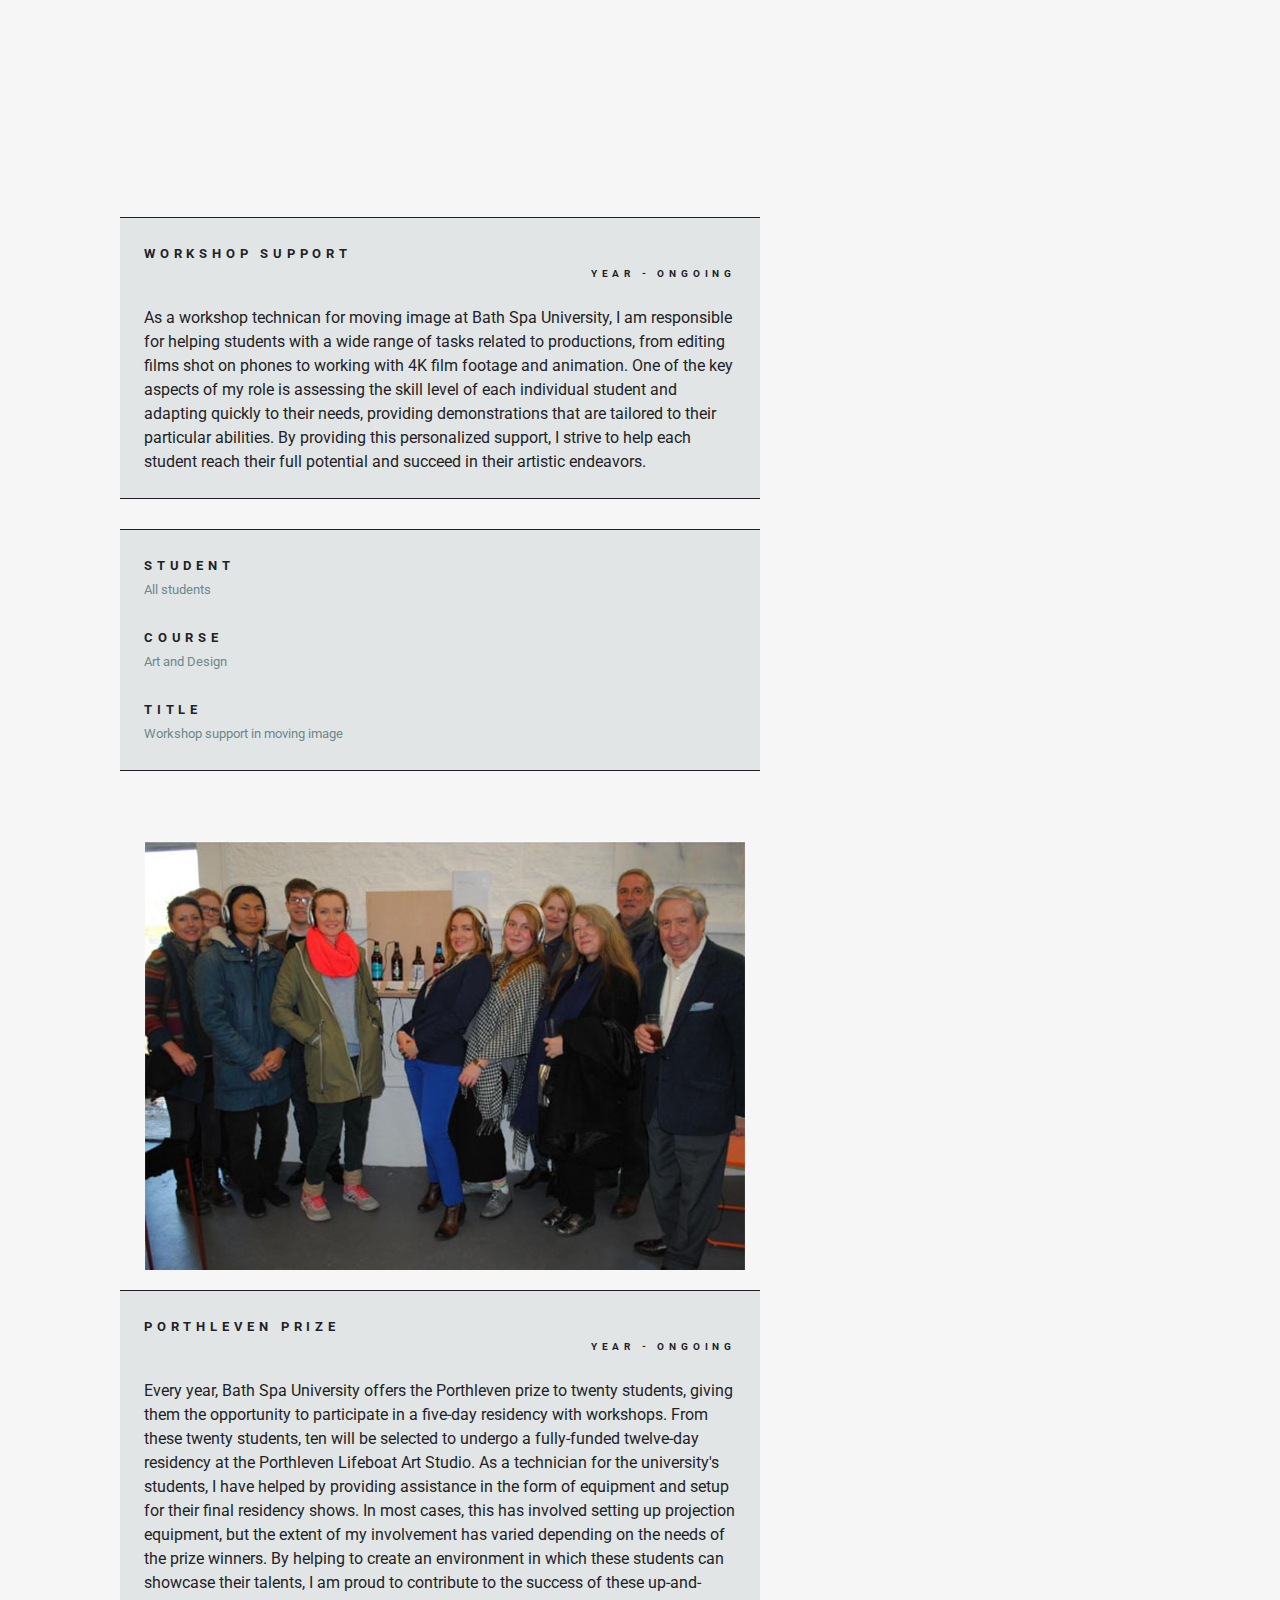
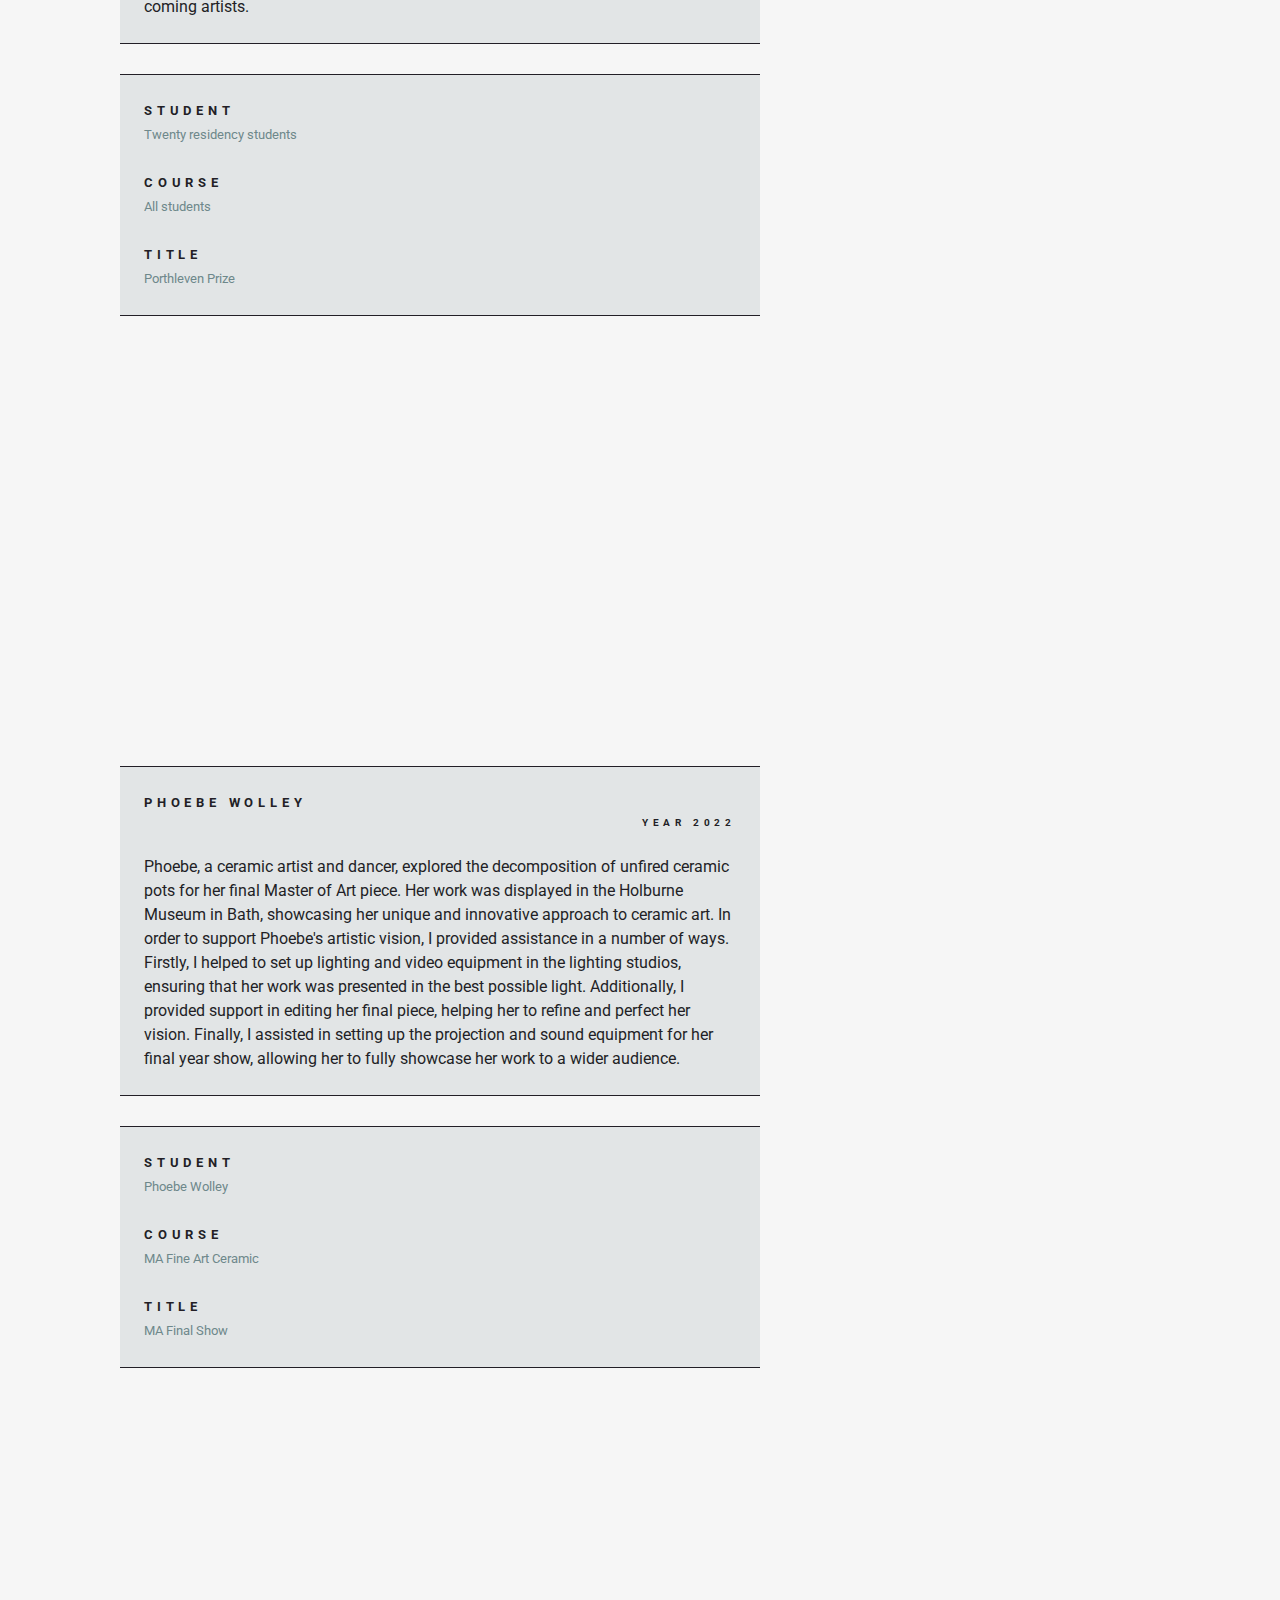
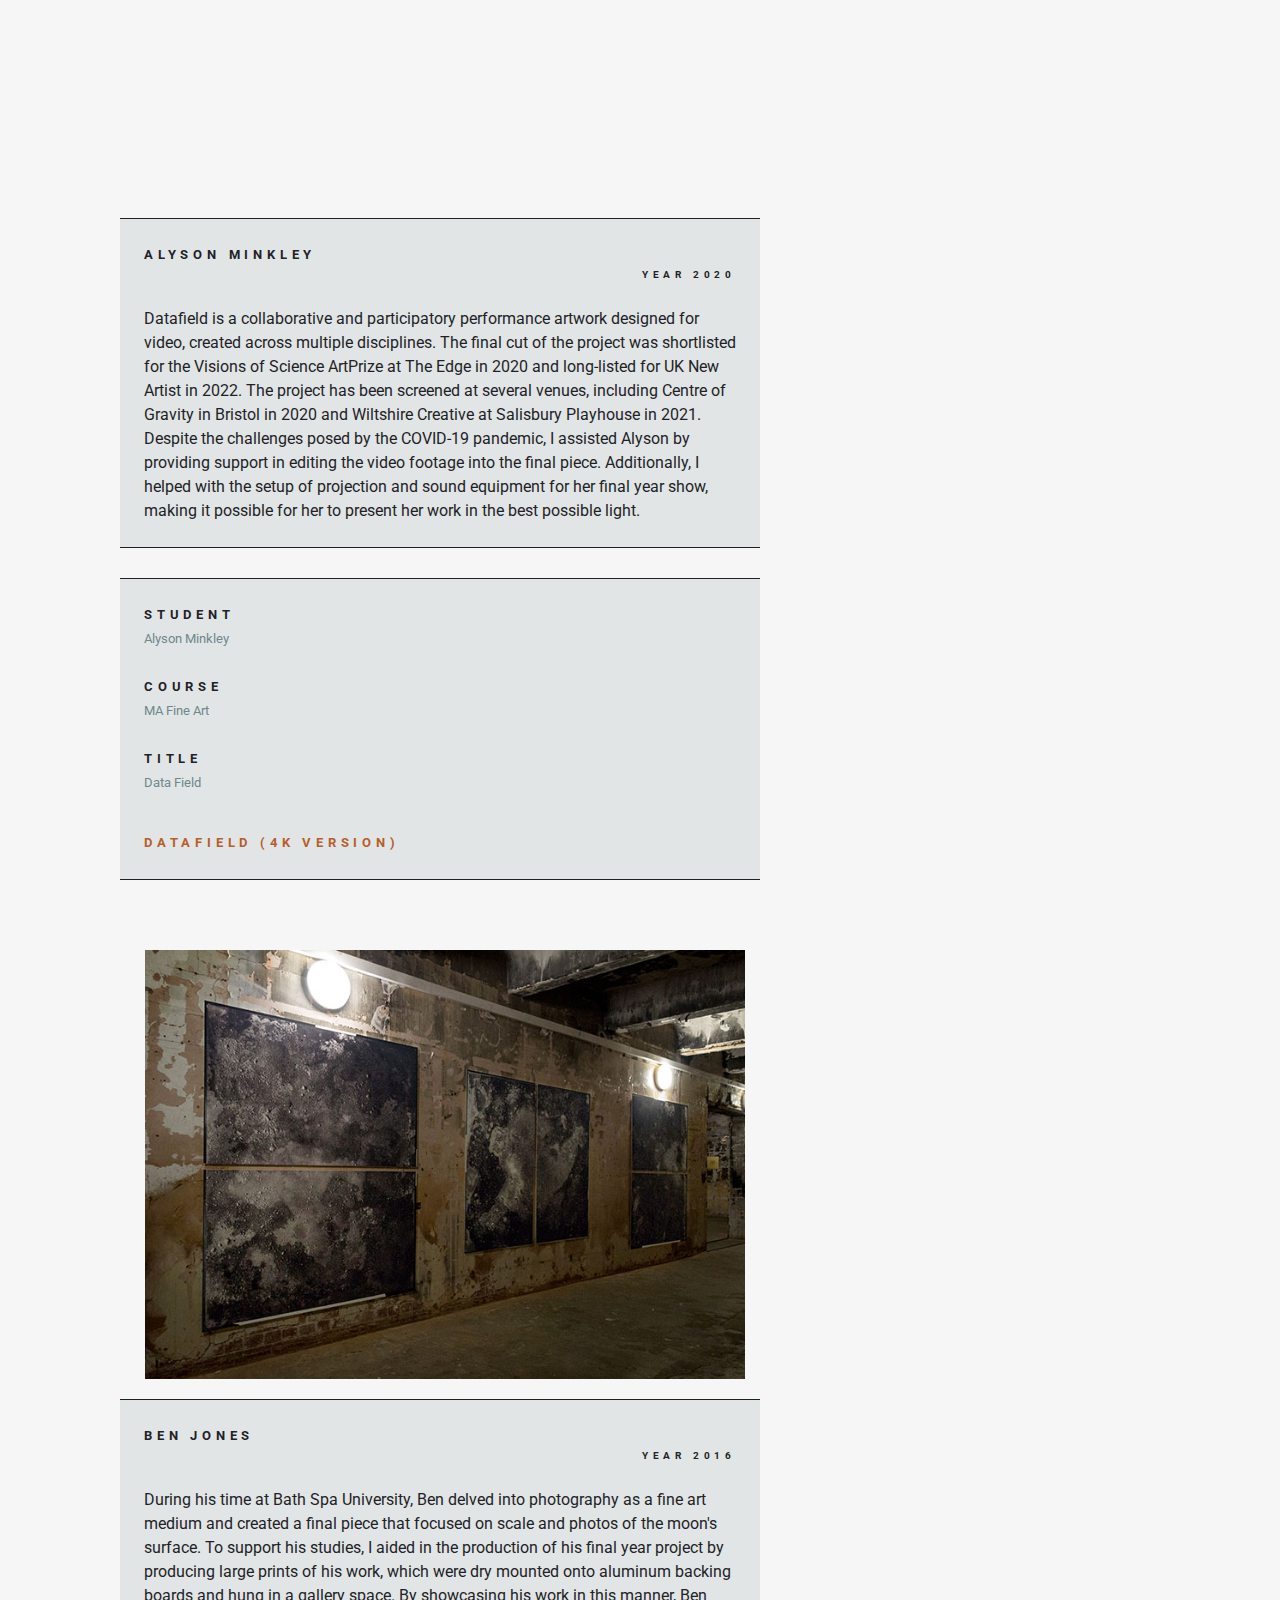
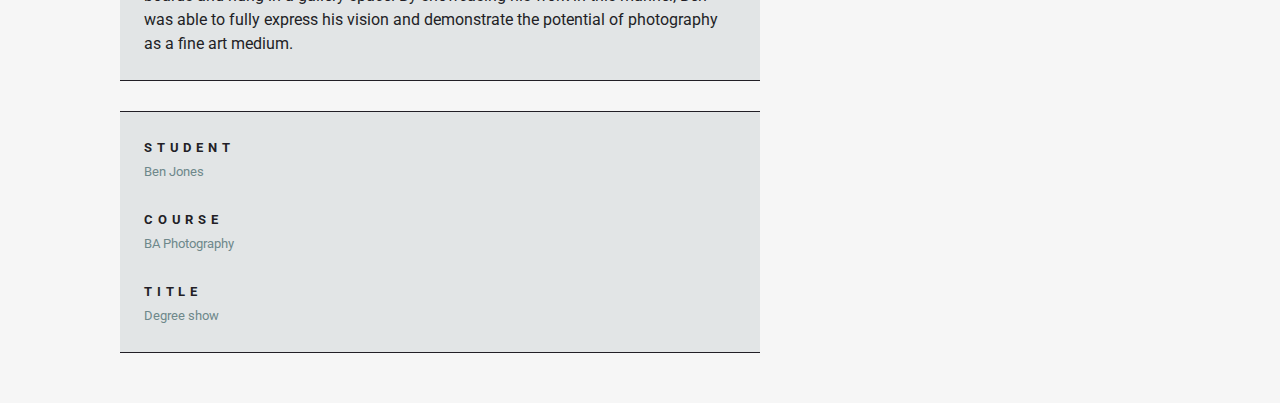
<file: Pages/StudentSupport.html>
<!DOCTYPE html>
<html lang="en">

<head>
    <meta charset="UTF-8">
    <meta http-equiv="X-UA-Compatible" content="IE=edge">
    <meta name="viewport" content="width=device-width, initial-scale=1.0">
    <link rel="stylesheet" href="../CSS/Style.css">
    <link rel="stylesheet" href="../CSS/Reset.css">
    <title>Student Support</title>
</head>

<body>
    <div class="ProjectPage">


        <div class="sideBar_Project">
            <div class="nameBar_Project">
                <h1 class="h1Project">Jon Warmington</h1>
            </div>


            <div class="sideContent_Project">
                <div class="logo_Project">
                    <a href="../index.html"><img class="logo_Project" src="../Resources/Logo.png" alt="Logo"
                            width="225"></a>
                </div>


                <div class="link_Project">
                    <h3><a class="text" href="mailto:j_l_warmington@hotmail.com">Email me</a></h3>

                    <h3><a class="text" href="../Pages/CV.html">Link to CV</a></h3>
                </div>


            </div>

        </div>



        <div class="MidsupportPage">

            <div class="Sbox">

                <h2>Student Projects</h2>
                <p> I have supported various student-led projects over the years at Bath Spa University, including but
                    not limited to the following highlighted projects.
                </p>

            </div>

            <div class="Supportbox">

                <div class="imageboxsupport">
                    <div class="Autoslideshow" data-cycle="2000">

                        <div class="mySlides fade">
                            <img class="imagesize" src="../Resources/Slideshow/Student/degree1.jpg">
                        </div>

                        <div class="mySlides fade">
                            <img class="imagesize" src="../Resources/Slideshow/Student/degree2.jpg">
                        </div>
                        <div class="mySlides fade">
                            <img class="imagesize" src="../Resources/Slideshow/Student/degree3.jpg">
                        </div>
                        <div class="mySlides fade">
                            <img class="imagesize" src="../Resources/Slideshow/Student/degree4.jpg">
                        </div>
                        <div class="mySlides fade">
                            <img class="imagesize" src="../Resources/Slideshow/Student/degree5.jpg">
                        </div>
                        <div class="mySlides fade">
                            <img class="imagesize" src="../Resources/Slideshow/Student/degree6.jpg">
                        </div>
                    </div>


                </div>

                <div class="infoboxsupport">
                    <div class="Supporttextbox">
                        <h3>Degree show</h3>
                        <h5>year - ongoing</h5>
                        <p>
                            <br>
                            At the end of each academic year, the final year students at Bath Spa University put on an
                            end-of-year show, which represents the culmination of their studies over the past three
                            years. As a technican I support this event, my role is quite varied, and I may be called
                            upon to
                            assist with a variety of tasks, including working within my area of specialist support, as
                            well as doing more general tasks like painting walls and hanging artwork. However, the main
                            focus of my support is typically centered around AV equipment, printing, mounting of prints,
                            and creating projection spaces. By helping to ensure that the necessary equipment and
                            facilities are in place, I aim to facilitate a successful and memorable end-of-year show
                            that truly showcases the hard work and dedication of these talented students.
                        </p>
                    </div>
                </div>
                <div class="infoboxsupport">
                    <div class="Supporttextbox">


                        <h3>student</h3>
                        <p class="projectinfo">All students<br><br></p>

                        </p>
                        <h3>Course </h3>
                        <p class="projectinfo">Art and Design<br><br></p>

                        </p>
                        <h3>Title</h3>
                        <p class="projectinfo">End of year degree show</p>

                        </p>

                    </div>
                </div>
            </div>
            <div class="Supportbox">

                <div class="imageboxsupport">
                    <iframe width="640" height="360" src="https://www.youtube.com/embed/nu0sCPQNjEY"
                        title="YouTube video player" frameborder="0"
                        allow="accelerometer; autoplay; clipboard-write; encrypted-media; gyroscope; picture-in-picture; web-share"
                        allowfullscreen></iframe>



                </div>

                <div class="infoboxsupport">
                    <div class="Supporttextbox">
                        <h3>workshop Support</h3>
                        <h5>year - ongoing</h5>
                        <p>
                            <br>
                            As a workshop technican for moving image at Bath Spa University, I am responsible for
                            helping students with a wide range of tasks related to productions, from editing films
                            shot on phones to working with 4K film footage and animation. One of the key aspects of my
                            role is assessing the skill level of each individual student and adapting quickly to their
                            needs, providing demonstrations that are tailored to their particular abilities. By
                            providing this personalized support, I strive to help each student reach their full
                            potential and succeed in their artistic endeavors.
                        </p>
                    </div>
                </div>
                <div class="infoboxsupport">
                    <div class="Supporttextbox">


                        <h3>student</h3>
                        <p class="projectinfo">All students<br><br></p>

                        </p>
                        <h3>Course </h3>
                        <p class="projectinfo">Art and Design<br><br></p>

                        </p>
                        <h3>Title</h3>
                        <p class="projectinfo">Workshop support in moving image</p>

                        </p>

                    </div>
                </div>
            </div>
            <div class="Supportbox">

                <div class="imageboxsupport">
                    <div class="Autoslideshow" data-cycle="3000">

                        <div class="mySlides fade">
                            <img class="imagesize" src="../Resources/Slideshow/Student/porth1.jpg">
                        </div>

                        <div class="mySlides fade">
                            <img class="imagesize" src="../Resources/Slideshow/Student/porth2.jpg">
                        </div>
                        <div class="mySlides fade">
                            <img class="imagesize" src="../Resources/Slideshow/Student/porth3.jpg">
                        </div>
                        <div class="mySlides fade">
                            <img class="imagesize" src="../Resources/Slideshow/Student/porth4.jpg">
                        </div>
                    </div>


                </div>

                <div class="infoboxsupport">
                    <div class="Supporttextbox">
                        <h3>Porthleven Prize</h3>
                        <h5>year - ongoing</h5>
                        <p>
                            <br>
                            Every year, Bath Spa University offers the Porthleven prize to twenty students, giving them
                            the opportunity to participate in a five-day residency with workshops.
                            From these twenty students, ten will be selected to undergo a fully-funded twelve-day
                            residency at the Porthleven Lifeboat Art Studio. As a technician for the university's
                            students, I have helped by providing assistance in the form of equipment and setup for their
                            final residency shows. In most cases, this has involved setting up projection equipment, but
                            the extent of my involvement has varied depending on the needs of the prize winners. By
                            helping to create an environment in which these students can showcase their talents, I am
                            proud to contribute to the success of these up-and-coming artists.
                        </p>
                    </div>
                </div>
                <div class="infoboxsupport">
                    <div class="Supporttextbox">


                        <h3>student</h3>
                        <p class="projectinfo">Twenty residency students<br><br></p>

                        </p>
                        <h3>Course </h3>
                        <p class="projectinfo">All students<br><br></p>

                        </p>
                        <h3>Title</h3>
                        <p class="projectinfo">Porthleven Prize</p>

                        </p>

                    </div>
                </div>
            </div>



            <div class="Supportbox">

                <div class="imageboxsupport">
                    <iframe class="imagesize" width="640" height="360" src="https://www.youtube.com/embed/eXQPSzY-eY8"
                        title="YouTube video player" frameborder="0"
                        allow="accelerometer; autoplay; clipboard-write; encrypted-media; gyroscope; picture-in-picture; web-share"
                        allowfullscreen></iframe>



                </div>

                <div class="infoboxsupport">
                    <div class="Supporttextbox">
                        <h3>Phoebe Wolley</h3>
                        <h5>year 2022</h5>
                        <p>
                            <br>
                            Phoebe, a ceramic artist and dancer, explored the decomposition of unfired ceramic pots for
                            her final Master of Art piece. Her work was displayed in the Holburne Museum in Bath,
                            showcasing her unique and innovative approach to ceramic art. In order to support Phoebe's
                            artistic vision, I provided assistance in a number of ways. Firstly, I helped to set up
                            lighting and video equipment in the lighting studios, ensuring that her work was presented
                            in the best possible light. Additionally, I provided support in editing her final piece,
                            helping her to refine and perfect her vision. Finally, I assisted in setting up the
                            projection and sound equipment for her final year show, allowing her to fully showcase her
                            work to a wider audience.
                        </p>
                    </div>
                </div>
                <div class="infoboxsupport">
                    <div class="Supporttextbox">


                        <h3>student</h3>
                        <p class="projectinfo">Phoebe Wolley<br><br></p>

                        </p>
                        <h3>Course </h3>
                        <p class="projectinfo">MA Fine Art Ceramic<br><br></p>

                        </p>
                        <h3>Title</h3>
                        <p class="projectinfo">MA Final Show</p>

                        </p>

                    </div>
                </div>
            </div>

            <div class="Supportbox">

                <div class="imageboxsupport">
                    <iframe class="imagesize" src="https://player.vimeo.com/video/456256917?h=15e2ee8ef0" width="640"
                        height="360" frameborder="0" allow="autoplay; fullscreen; picture-in-picture"
                        allowfullscreen></iframe>



                </div>

                <div class="infoboxsupport">
                    <div class="Supporttextbox">
                        <h3>Alyson Minkley</h3>
                        <h5>year 2020</h5>
                        <p>
                            <br>
                            Datafield is a collaborative and participatory performance artwork designed for video,
                            created across multiple disciplines. The final cut of the project was shortlisted for the
                            Visions of Science ArtPrize at The Edge in 2020 and long-listed for UK New Artist in 2022.
                            The project has been screened at several venues, including Centre of Gravity in Bristol in
                            2020 and Wiltshire Creative at Salisbury Playhouse in 2021. Despite the challenges posed by
                            the COVID-19 pandemic, I assisted Alyson by providing support in editing the video footage
                            into the final piece. Additionally, I helped with the setup of projection and sound
                            equipment for her final year show, making it possible for her to present her work in the
                            best possible light.
                        </p>
                    </div>
                </div>
                <div class="infoboxsupport">
                    <div class="Supporttextbox">


                        <h3>student</h3>
                        <p class="projectinfo">Alyson Minkley<br><br></p>

                        </p>
                        <h3>Course </h3>
                        <p class="projectinfo">MA Fine Art <br><br></p>

                        </p>
                        <h3>Title</h3>
                        <p class="projectinfo"> Data Field</p>
                        <br><br>
                        </p>
                        <h3><a class="text" href="https://vimeo.com/456256917">Datafield (4K version)</a></h3>
                    </div>
                </div>
            </div>



            <div class="Supportbox">

                <div class="imageboxsupport">
                    <div class="Autoslideshow" data-cycle="2000">

                        <div class="mySlides fade">
                            <img class="imagesize" src="../Resources/Slideshow/Student/ben1.jpg">
                        </div>

                        <div class="mySlides fade">
                            <img class="imagesize" src="../Resources/Slideshow/Student/ben2.jpg">
                        </div>
                        <div class="mySlides fade">
                            <img class="imagesize" src="../Resources/Slideshow/Student/ben3.jpg">
                        </div>
                        <div class="mySlides fade">
                            <img class="imagesize" src="../Resources/Slideshow/Student/ben4.jpg">
                        </div>
                    </div>


                </div>

                <div class="infoboxsupport">
                    <div class="Supporttextbox">
                        <h3>Ben Jones</h3>
                        <h5>year 2016</h5>
                        <p>
                            <br>
                            During his time at Bath Spa University, Ben delved into photography as a fine art medium and
                            created a final piece that focused on scale and photos of the moon's surface. To support his
                            studies, I aided in the production of his final year project by producing large prints of
                            his work, which were dry mounted onto aluminum backing boards and hung in a gallery space.
                            By showcasing his work in this manner, Ben was able to fully express his vision and
                            demonstrate the potential of photography as a fine art medium.
                        </p>
                    </div>
                </div>
                <div class="infoboxsupport">
                    <div class="Supporttextbox">


                        <h3>student</h3>
                        <p class="projectinfo">Ben Jones<br><br></p>

                        </p>
                        <h3>Course </h3>
                        <p class="projectinfo">BA Photography<br><br></p>

                        </p>
                        <h3>Title</h3>
                        <p class="projectinfo">Degree show</p>

                        </p>
                    </div>
                </div>
            </div>



        </div>





        <div class="HomeButton">
            <a class="HBrollover" href="../index.html">
                <h2 class="HomeB">Return to Home</h2>
            </a>
        </div>




    </div>
    <script>
        /* Find all slideshow containers */
        var slideshowContainers = document.getElementsByClassName("Autoslideshow");
        /* For each container get starting variables */
        for (let s = 0; s < slideshowContainers.length; s++) {
            /* Read the new data attribute */
            var cycle = slideshowContainers[s].dataset.cycle;
            /* Find all the child nodes with class mySlides */
            var slides = slideshowContainers[s].querySelectorAll('.mySlides');
            var slideIndex = 0;
            /* Now we can cycle slides, but this recursive function must have parameters */
            /* slides and cycle never change, those are unique for each slide container */
            /* slideIndex will increase during each iteration */
            showSlides(slides, slideIndex, cycle);
        };

        /* Function is alsmost same, but now it uses 3 new parameters */
        function showSlides(slides, slideIndex, cycle) {
            for (i = 0; i < slides.length; i++) {
                slides[i].style.display = "none";
            };
            slideIndex++;
            if (slideIndex > slides.length) {
                slideIndex = 1
            };
            slides[slideIndex - 1].style.display = "block";
            /* Calling same function, but with new parameters and cycle time */
            setTimeout(function () {
                showSlides(slides, slideIndex, cycle)
            }, cycle);
        };
    </script>


</body>

</html>
</file>
<file: CSS/Style.css>
@import url('https://fonts.googleapis.com/css2?family=Roboto:wght@300&display=swap');

img.logo {
    width: 25vh;

}

h1 {
    font-family: 'Roboto', Arial, Helvetica, sans-serif;
    font-size: 1.33rem;
    letter-spacing: .9rem;
    text-transform: uppercase;
    writing-mode: vertical-lr;
    transform: rotate(-180deg);
    color: #D2DBDB;
}

h2 {
    font-family: 'Roboto', Arial, Helvetica, sans-serif;
    font-size: 1rem;
    letter-spacing: .3rem;
    text-transform: uppercase;
    line-height: 3rem
}

h3 {
    font-family: 'Roboto', Arial, Helvetica, sans-serif;
    font-size: 0.8rem;
    text-transform: uppercase;
    line-height: 1.5rem;
    letter-spacing: .3rem;
}

h5 {
    font-family: 'Roboto', Arial, Helvetica, sans-serif;
    font-size: 0.6rem;
    letter-spacing: .3rem;
    text-transform: uppercase;
    line-height: 1rem;
    text-align: right;
}

p {
    font-family: 'Roboto', Arial, Helvetica, sans-serif;
    line-height: 1.5rem;
    font-size: 1rem;
}

li {
    font-family: 'Roboto', Arial, Helvetica, sans-serif;
    line-height: 1.5rem;
    font-size: 1rem;
}

.ul {
    list-style-type: square;
}

.cell{
    margin-bottom: 20px;
}

a.text {
    color: #B75E28;
}

a:hover {
    filter: drop-shadow(0px 0px 3px #889191);

}

a:link {
    text-decoration: none;
    color: #B75E28;
}

.homePage {
    display: flex;
    min-height: 100vh;
    height: 100%;
}

.sideText {

    padding-left: 10px;
    padding-right: 30px;
    text-align: justify;
}

.logo {

    width: 100%;
    display: flex;
    align-items: center;
    justify-content: center;

}

.sideContent {
    padding: 1.4rem;
    padding-right: 0;
    padding-bottom: 0px;
    background-color: #D2DBDB;
}

.sideBar {

    display: flex;
    border-right: solid;
    border-color: #221F26;
    border-width: 1px;
    max-width: 450px;
    min-width: 450px;
    width: 450px;
    min-height: 100vh;
}

.nameBar {
    display: flex;
    align-items: center;
    justify-content: space-around;
    border-right: solid;
    border-color: #221F26;
    border-width: 1px;
    background-color: #6E888B;
    min-width: 48px;
    width: 48px;
    height: auto;
    filter: drop-shadow(7px 0px 3px #B0B7B7);

}

.logo2 {

    display: flex;
    flex-wrap: wrap;
    justify-content: space-around;
    padding: 0px;


}


.logogroup {
    width: 298px;
    margin-top: 15px;
    margin-bottom: 10px;

    display: flex;
    flex-wrap: wrap;
    padding-left: 15px;
    padding-right: 5px;
    justify-content: space-around;
}


.logogroup2 {
    display: flex;
    flex-wrap: wrap;
    justify-content: space-around;
    width: 100vw;
    margin-top: 10px;
    margin-bottom: 10px;
    padding-left: 0px;
    padding-right: 0px;
}


.rightBar {

    display: table-column;
    width: 100vw;
    justify-items: end;

}

.homebuttonRow {
    display: flex;


    flex-direction: row;

    justify-content: center;


    align-items: center;
}

.SocialLink {
    padding-top: 10px;
    padding-bottom: 10px;
    display: flex;
    align-items: center;
    justify-content: right;
}

img.SL {
    padding-right: 10px;
}


.row {

    display: flex;
    flex-direction: row;
    flex-wrap: wrap;
    justify-content: space-around;
    align-items: center;
    margin-top: 30px;

}

img.HB {
    max-width: 90%;
    padding-top: 7px;
    padding-left: 5px;
}

.desktopHP {
    display: unset;
}

.mobileHP {
    display: none;
}

/*project pages*/

.ProjectPage {
    min-height: 100vh;
    height: 100%;
}

.HomeButton {
    z-index: 11;
    position: fixed;
    width: 100vw;
    bottom: -1px;
    border: #221F26;
    border-style: solid;
    border-width: 0px;
    border-top-width: 1px;

    background-color: #D2DBDB;

}

.HomeB {
    font-family: 'Roboto', Arial, Helvetica, sans-serif;
    font-size: 0.7rem;
    letter-spacing: .3rem;
    text-transform: uppercase;
    line-height: 2rem;
    text-align: center;
}

a:link.HBrollover {

    text-decoration: none;
}

.sideBar_Project {
    border-color: #221F26;
    border-width: 1px;
    display: block;
    max-width: unset;
    min-width: 240px;
    width: 100vw;
    min-height: unset;
    height: 100px;
    position: fixed;
    z-index: 10;

}

.h1Project {
    font-size: 1rem;
    writing-mode: unset;
    transform: rotate(0);

}

.projectinfo {
    font-family: 'Roboto', Arial, Helvetica, sans-serif;
    font-size: 0.8rem;
    color: #6E888B
}

.h1Projectsub {
    font-size: 1.2rem;
    writing-mode: unset;
    transform: rotate(0);
    color: #6E888B;
    letter-spacing: .3rem;

}

.nameBar_Project {
    display: flex;
    align-items: center;
    justify-content: space-around;
    border-color: #221F26;
    background-color: #6E888B;
    border-right: unset;
    border-bottom: solid;
    border-width: 1px;
    width: 100vw;
    height: 35px;
    filter: drop-shadow(0px 7px 3px #B0B7B7);
}


.sideContent_Project {

    background-color: #D2DBDB;
    display: flex;
    align-items: center;
    border: unset;
    border-bottom-style: solid;
    border-bottom-width: 1px;
}

img.logo_Project {
    width: 42px;
    padding-left: 16px;
}

.link_Project {
    display: flex;
    flex-direction: column;
    padding-top: 10px;
    padding-bottom: 10px;
    padding-right: 25px;
    width: 100vw;
    align-items: flex-end;

}

.logo_Project {

    width: unset;
    display: inline-block;
    align-content: unset;

}

.bottombarSub {

    border-top: #221F26;
    border-top: solid;
    border-top-width: 1px;
    left: 0px;
    width: 100vw;
    background-color: #D2DBDB;
    height: 5vh;
}

.Cover {
    width: 100vw;
    position: sticky;
    top: 100px;
    z-index: 0;
}

.MidProjectPage {
    width: 100vw;
    background-color: #F6F6F6;
    position: relative;
    top: 12vh;
    z-index: 1;
}

.projectInformation {
    display: flex;
    flex-direction: row;
    flex-wrap: wrap;
    align-content: center;
    justify-content: space-evenly;
    padding-top: 2rem;

}

.BoxLeft {



    padding-bottom: 50px;
    width: 80vw;
    max-width: 550px;
}

.BoxRight {

    padding-bottom: 50px;
    width: 80vw;
    max-width: 550px;
}

.Projectdetails {
    border-top: #221F26;
    border-style: solid;
    border-top-width: 1px;
    border-bottom-width: 1px;
    border-left-width: 0px;
    border-right-width: 0px;
    padding-top: 20px;
    padding-bottom: 20px;

}

.BackgroundImage {
    width: 80vw;
    max-width: max-content;
}

.AWtextbox {
    padding: 1rem;
    padding-left: 10vw;
    padding-right: 10vw;
}

/*Slide show*/

.slideholder {
    padding-top: 50px;
    left: 0px;
    width: 100vw;
    background-color: #6E888B;
    padding-bottom: 10px;
    position: unset;
    z-index: 2;
}


.slideholderAW {
    left: 0px;
    width: 100vw;
    background-color: #6E888B;
    padding-bottom: 10px;
    position: unset;
    z-index: 2;
}

/* Slideshow container */
.slideshow-container {
    max-width: 80vw;
    position: relative;
    margin: auto;
}

/* Hide the images by default */
.mySlides {
    display: block;
}

/* Next & previous buttons */
.prev,
.next {
    cursor: pointer;
    position: absolute;
    top: 50%;
    width: auto;
    margin-top: -22px;
    padding: 16px;
    color: #D2DBDB;
    ;
    font-weight: bold;
    font-size: 18px;
    transition: 0.6s ease;
    border-radius: 0 3px 3px 0;
    user-select: none;
}

/* Position the "next button" to the right */
.next {
    right: 0;
    border-radius: 3px 0 0 3px;
}

/* On hover, add a black background color with a little bit see-through */
.prev:hover,
.next:hover {
    background-color: rgba(110, 136, 139, 0.8);
}

/* Caption text */
.caption {
    font-family: 'Roboto', Arial, Helvetica, sans-serif;
    color: #D2DBDB;
    font-size: 0.8rem;
    padding-top: 3px;
    display: flex;
    flex-direction: row-reverse;
    padding-right: 20px;
    width: 100%;
    text-align: center;
}



/* The dots/bullets/indicators */
.dot {
    cursor: pointer;
    height: 7px;
    width: 7px;
    margin: 0 2px;
    background-color: #D2DBDB;
    border-radius: 50%;
    display: inline-block;
    transition: background-color 0.6s ease;
}

.active,
.dot:hover {
    background-color: #221F26;
}

/* Fading animation */
.fade {
    animation-name: fade;
    animation-duration: 1.5s;
}

@keyframes fade {
    from {
        opacity: .4
    }

    to {
        opacity: 1
    }
}

/* Video Bar*/

.Videoholder {
    display: flex;
    padding-top: 2rem;
    left: 0px;
    width: 100vw;
    background-color: #F6F6F6;
    padding-bottom: 2rem;
    position: unset;
    z-index: 2;
    flex-direction: row;
    flex-wrap: wrap;
    align-content: stretch;
    justify-content: space-evenly;
}



.video iframe {
  max-width: 500px;
  max-height: 260px;

}

/*CV PAGE*/

.MidCVPage {
    display: flex;
    width: 100vw;
    background-color: #F6F6F6;
    position: relative;
    top: 2rem;
    z-index: 1;
    flex-direction: row;
    flex-wrap: wrap;
    justify-content: space-around;
}

.CVbox {
    max-width: 500px;
    padding: 1.5rem;
}

.contactCVbox {
    border-top: #221F26;
    border-style: solid;
    border-top-width: 1px;
    border-bottom-width: 1px;
    border-left-width: 0px;
    border-right-width: 0px;
    padding-top: 30px;
    padding-bottom: 30px;

}

.SkillsCVbox {
    padding-top: 1.5rem;
    border-top: #221F26;
    border-style: solid;
    border-top-width: 0px;
    border-bottom-width: 1px;
    border-left-width: 0px;
    border-right-width: 0px;
    padding-bottom: 1.5rem;
}

.Videoholder2 {
    display: flex;
    padding-top: 4rem;
    width: 120rem;
    max-width: 650px;
    align-items: center;
    flex-wrap: nowrap;
}

/* support pages */

.Sbox {
    max-width: 500px;
    padding: 1.5rem;
    padding-top: 0px;
}

.MidsupportPage {
    width: 100vw;
    position: relative;
    top: 8rem;
}

.Supportbox {
    display: flex;
    flex-wrap: nowrap;
    align-items:flex-start;
    flex-direction: row;
    padding: 20px;
    justify-content: flex-start;
}

.imageboxsupport {
    display: flex;
    width: 30vw;
    height: auto;
    max-width: 440px;
    justify-content:left;
    border-width: 1px;
    margin-bottom: 20px;
}

.imagesize{
    max-width: 400px;
}

.infoboxsupport {
    margin-left: 30px;
    width: 440px;
    min-height: fit-content;
    background-color: #e2e5e6;
}

.Supporttextbox {
    padding: 1.5rem;
    border-top: #221F26;
    border-style: solid;
    border-top-width: 1px;
    border-bottom-width: 1px;
    border-left-width: 0px;
    border-right-width: 0px;
    padding-bottom: 1.5rem;
}

/*slide show for SUpport pages */

.mySlides {
    display: none;
}

img {
    vertical-align: middle;
}

/* Slideshow container */
.Autoslideshow {
    max-width: 320px;
}


.active {
    background-color: #717171;
}

/* Fading animation */
.fade {
    -webkit-animation-name: fade;
    -webkit-animation-duration: 1.5s;
    animation-name: fade;
    animation-duration: 1.5s;
}

@-webkit-keyframes fade {
    from {
        opacity: .4
    }

    to {
        opacity: 1
    }
}

@keyframes fade {
    from {
        opacity: .4
    }

    to {
        opacity: 1
    }
}

@media only screen and (max-width: 1643px) {
    .MidCVPage {

        justify-content: flex-start;
        padding-left: 30px;
    }
}




@media only screen and (max-width: 1330px) {



    h1 {
        font-size: 1rem;
        writing-mode: unset;
        transform: rotate(0);

    }

    .homePage {
        display: unset;
    }

    .nameBar {

        border-right: unset;
        border-bottom: solid;
        border-width: 1px;
        width: 100vw;
        height: 35px;
        filter: drop-shadow(0px 7px 3px #B0B7B7);
    }

    .sideBar {

        display: block;
        max-width: unset;
        min-width: 240px;
        width: 100vw;
        min-height: unset;
        height: 100px;
        position: fixed;
        z-index: 10;
    }

    .h2name {
        display: none;
    }

    img.logo {
        width: 42px;
        padding-left: 16px;
    }



    .software {
        display: none;
    }

    .sideContent {
        display: flex;
        padding: 0;
        align-items: center;
        border: unset;
        border-bottom-style: solid;
        border-bottom-width: 1px;


    }

    .logo {

        width: unset;
        display: inline-block;
        align-content: unset;

    }

    .link {
        display: flex;
        flex-direction: column;
        padding-top: 10px;
        padding-bottom: 10px;
        padding-right: 25px;
        width: 100vw;
        align-items: flex-end;

    }

    .SocialLink {
        padding-right: 20px;
    }

    a.text {
        line-height: 1rem;

    }

    .rightBar {

        display: block;
        position: relative;
        top: 100px;

    }

    .row {
        justify-content: space-evenly;
        margin-top: unset;
        width: 100vw;


    }

    img.HB {
        max-width: 400px;
        width: 40vw;
        padding-top: 0px;
        padding-left: 0px;
    }

    img.SL {
        padding-right: 5px;
        width: 2rem;
    }

    .desktopHP {
        display: none;
    }

    .mobileHP {
        display: unset;
    }

    .AL {
        width: 2rem;
    }

    .logogroup {
        width: 100vw;
        margin-top: 10px;
        margin-bottom: 10px;
        padding-left: 0px;
        padding-right: 0px;
    }

    .bottombar {

        border-top: #221F26;
        border-top: solid;
        border-top-width: 1px;
        left: 0px;
        width: 100vw;
        background-color: #D2DBDB;
        height: 5vh
    }



    .sideTextBE {
        padding-left: 10vw;
        width: 90%;
        max-width: 500px;
    }

    /* support pages */

.Sbox {
    max-width: 500px;
    padding: 1.5rem;
    padding-top: 0px;
}



.Supportbox {
    position: relative;
    left: -200px;
    flex-direction: column;
    align-items: center;

}

.imageboxsupport {
    width: 50vw;
    height: auto;
    max-width: unset;
  margin-left: 50px;
    margin-bottom: 20px;
}

.infoboxsupport {
    width: 50vw;
    height: auto;
    max-width: unset;
    margin-left: 0px;
    margin-bottom: 30px;
}

.imagesize{
    max-width: 600px;
}

}

@media only screen and (max-width: 1220px) {
    .BoxLeft {
        padding-bottom: 0px;
    }

    .BoxRight {
        padding-top: 0px;
    }

    .projectInformation {
        display: flex;
        flex-direction: column;
        flex-wrap: wrap;
        justify-content: flex-end;
        align-items: flex-start;
        align-content: space-around;
    }
    .Supportbox {
        position: unset;
        left: unset;
    }

    .imageboxsupport {
        width: 90vw;
        max-width: 650px;
    }
    
    .infoboxsupport {
        width: 90vw; 
        max-width: 650px;
    }

    .Supporttextbox {
        padding-left: 0.8rem;
        padding-right: 0.8rem;
    }
}

@media only screen and (max-width: 1095px) {

    

    .contactCVbox {
        border-top-width: 0px;
    }

    .CVbox {
        padding-bottom: 0px;
    }

    .Videoholder2 {
        width:90vw;
    }

    .video{
        width:85vw;
    }
    .video iframe {
        max-width: 80vw;
        max-height: 50vw;
      
      }
}


@media only screen and (max-width: 730px) {
    .sideTextBE {
        padding-right: 10vw;
        width: unset;

    }

    .MidCVPage {
        display: flex;
        flex-direction: column;
        flex-wrap: nowrap;
        align-items: stretch;
        padding-left: 0px
    }

   .imagesize{
    width: 80vw;
    height:auto;
   }
   .imageboxsupport {

  margin-left: unset;

}

}


@media only screen and (max-width: 430px) {
    .sideTextBE {
        padding-left: 5vw;
        padding-right: 5vw;
        width: unset;

    }

    img.HB {
        max-width: unset;
        width: 90vw;
        padding-top: 0px;
        padding-left: 5vw;
        padding-right: 5vw;
    }

    .row {
        flex-direction: column;
    }





    .HomeB {

        font-size: 0.6rem;
        letter-spacing: .2rem;

    }

    h1 {
        font-size: 0.6rem;
        letter-spacing: .7rem;
    }

    .h1Project {
        font-size: 0.6rem;
        letter-spacing: .7rem;
        text-align: center;
    }

    h3 {
        font-size: 0.7rem;
    }

    h2 {
        font-size: 0.8rem;
    }








}

@media only screen and (max-width: 350px) {
    h3 {
        font-size: 0.6rem;
        letter-spacing: 0.2rem;
    }
}



/*
Min-width: 320px (smaller phone viewpoints) on side
Min-width: 480px (small devices and most phones) onside
Min-width: 768px (most tablets)
Min-width: 992px (smaller desktop viewpoints)
Min-width: 1200px (large devices and wide screens)
*/
</file>
